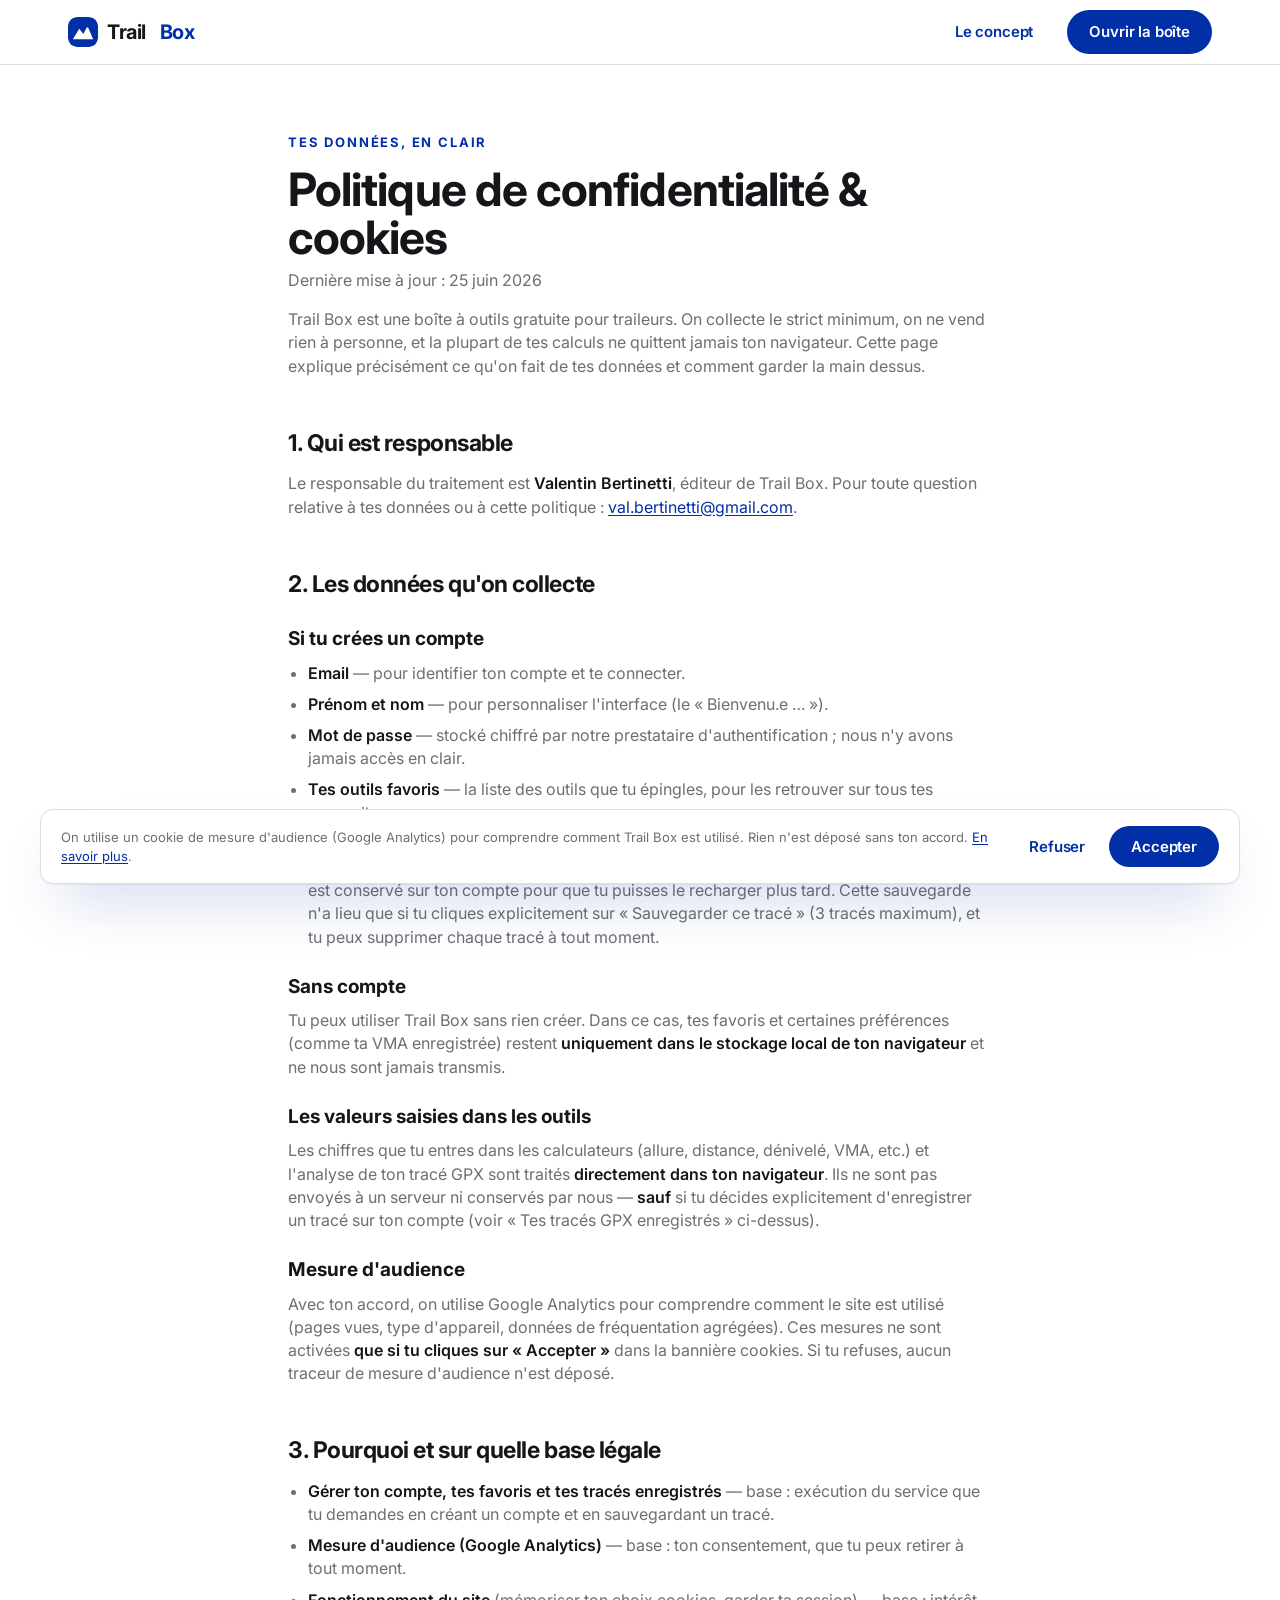
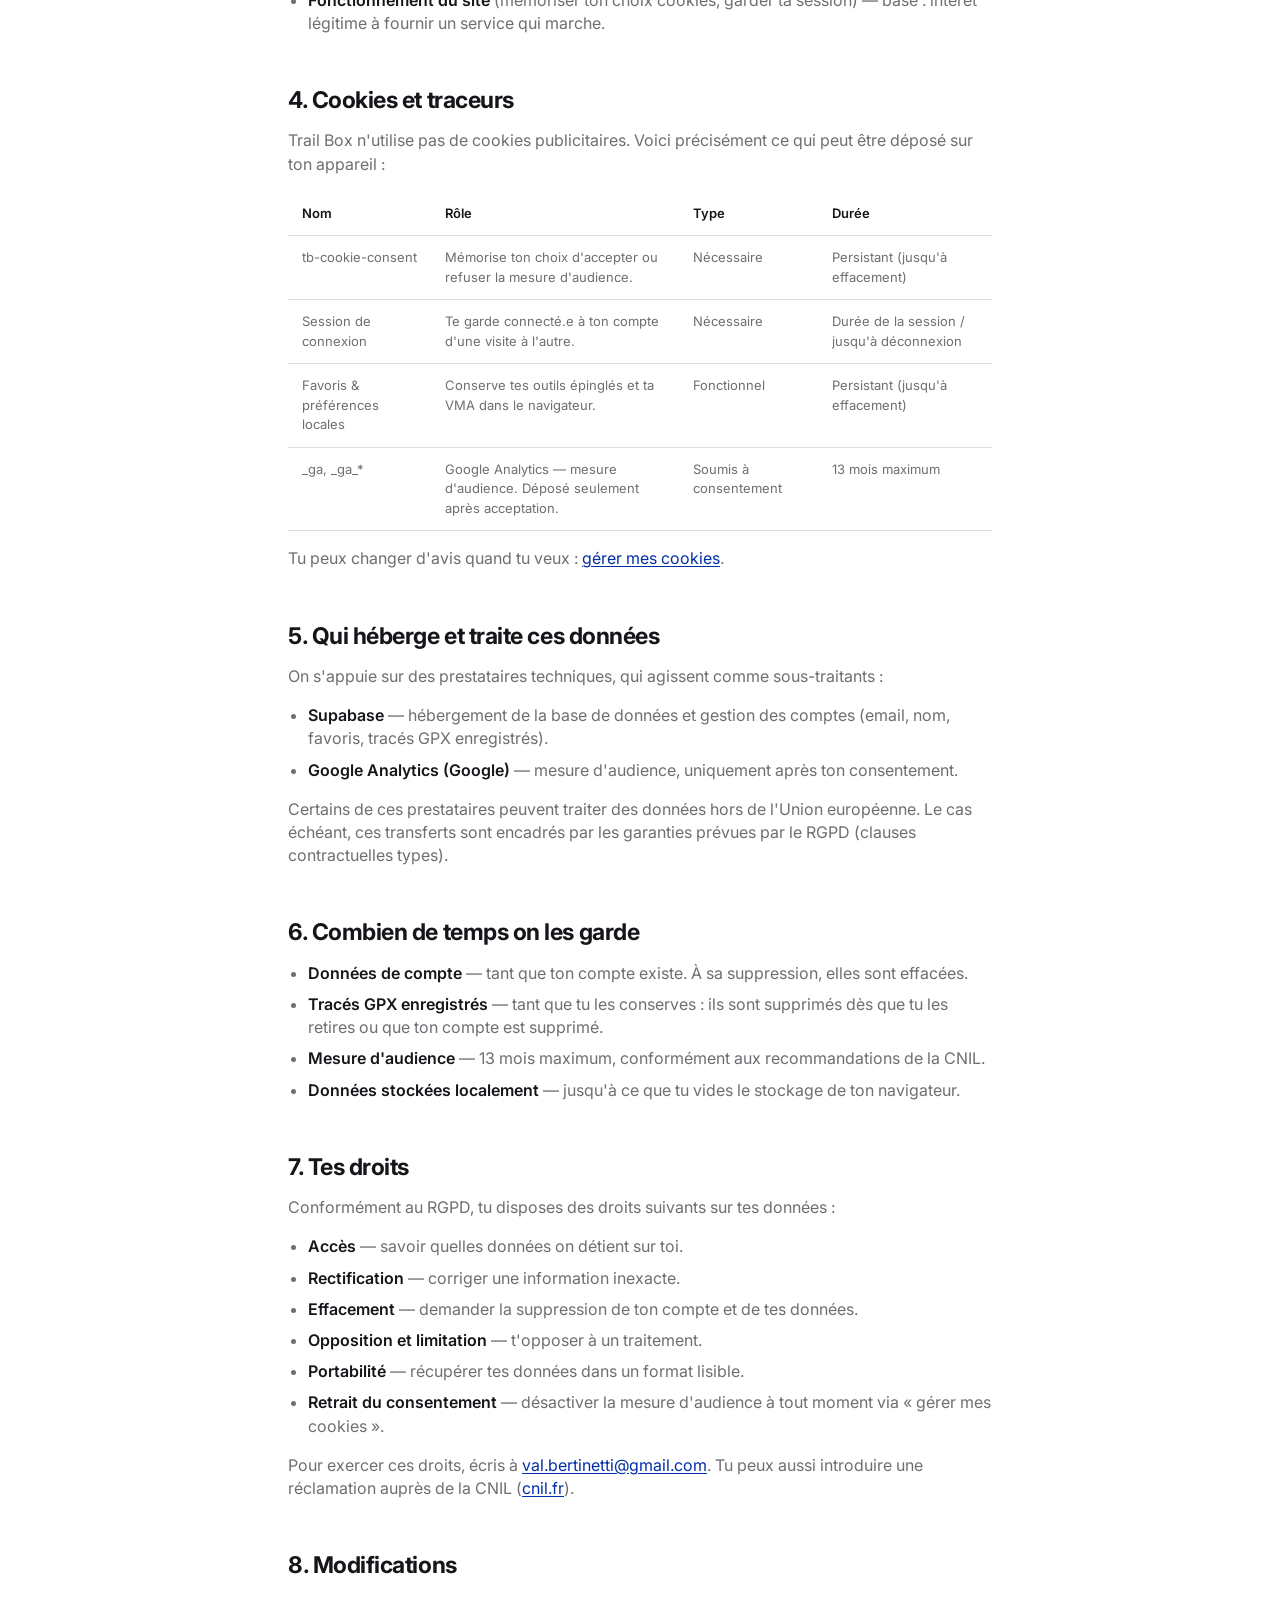
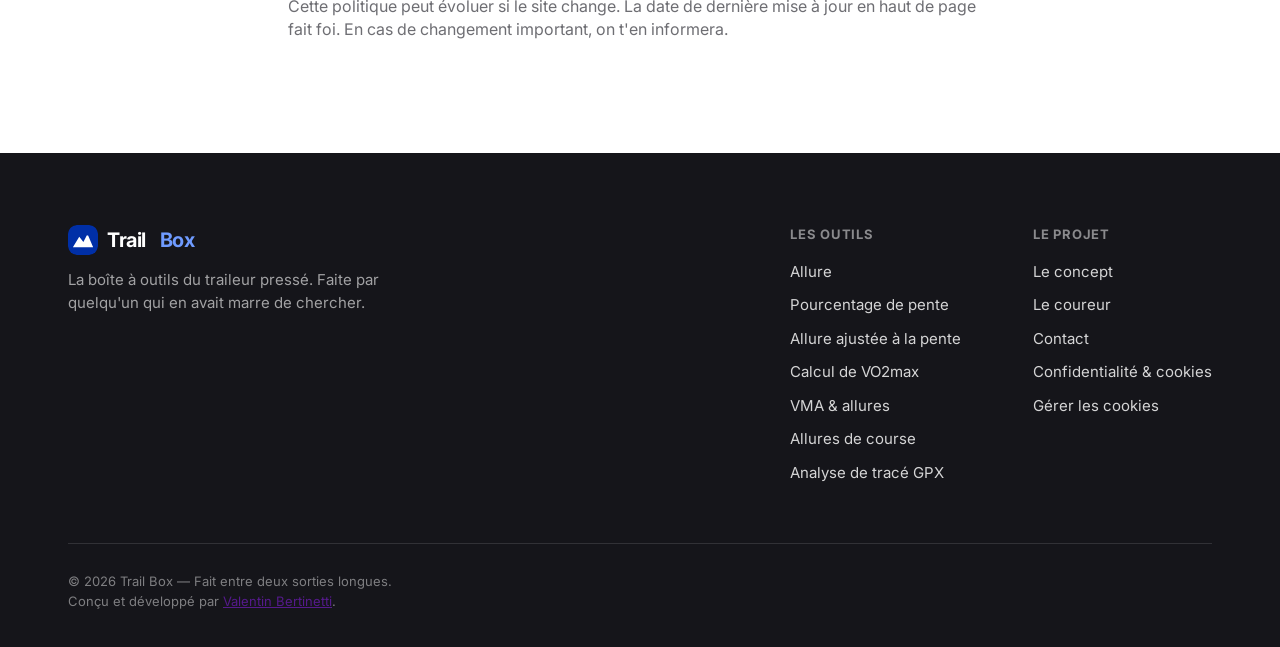
<file: confidentialite.html>
<!DOCTYPE html>
<html lang="fr">
<head>
<meta charset="UTF-8">
<meta name="viewport" content="width=device-width, initial-scale=1.0">
<title>Politique de confidentialité & cookies — Trail Box</title>
<meta name="description" content="Quelles données Trail Box collecte, pourquoi, combien de temps, et comment exercer tes droits. Politique de confidentialité et de gestion des cookies.">
<meta name="robots" content="noindex">

<link rel="preconnect" href="https://fonts.googleapis.com">
<link rel="preconnect" href="https://fonts.gstatic.com" crossorigin>
<link href="https://fonts.googleapis.com/css2?family=Inter:wght@400;500;600;700;800;900&display=swap" rel="stylesheet">

<!-- Design system (tokens) PUIS styles (composants). L'ordre compte. -->
<link rel="stylesheet" href="design_system.css">
<link rel="stylesheet" href="styles.css">
</head>
<body>

<!-- NAV -->
<header class="nav">
  <div class="wrap nav-inner">
    <a class="brand" href="index.html">
      <svg width="30" height="30" viewBox="0 0 40 40" aria-hidden="true">
        <rect width="40" height="40" rx="11" fill="#002FA7"/>
        <path d="M6.5 29.5 L15 15.5 L20.5 22.5 L26 12 L33.5 29.5 Z" fill="#fff"/>
        <circle cx="26" cy="12" r="2.1" fill="#002FA7"/>
      </svg>
      Trail&nbsp;<span class="b">Box</span>
    </a>
    <div class="nav-cta">
      <a class="btn btn--ghost" href="index.html#concept">Le concept</a>
      <a class="btn btn--primary" href="index.html#outils">Ouvrir la boîte</a>
    </div>
  </div>
</header>

<!-- CONTENU LÉGAL -->
<main class="legal">
  <div class="wrap legal-inner">
    <span class="eyebrow">Tes données, en clair</span>
    <h1>Politique de confidentialité &amp; cookies</h1>
    <p class="legal-updated">Dernière mise à jour : 25 juin 2026</p>

    <p>
      Trail Box est une boîte à outils gratuite pour traileurs. On collecte le strict
      minimum, on ne vend rien à personne, et la plupart de tes calculs ne quittent
      jamais ton navigateur. Cette page explique précisément ce qu'on fait de tes
      données et comment garder la main dessus.
    </p>

    <h2>1. Qui est responsable</h2>
    <p>
      Le responsable du traitement est <strong>Valentin Bertinetti</strong>, éditeur de
      Trail Box. Pour toute question relative à tes données ou à cette politique :
      <a href="mailto:val.bertinetti@gmail.com">val.bertinetti@gmail.com</a>.
    </p>

    <h2>2. Les données qu'on collecte</h2>

    <h3>Si tu crées un compte</h3>
    <ul>
      <li><strong>Email</strong> — pour identifier ton compte et te connecter.</li>
      <li><strong>Prénom et nom</strong> — pour personnaliser l'interface (le « Bienvenu.e&nbsp;… »).</li>
      <li><strong>Mot de passe</strong> — stocké chiffré par notre prestataire d'authentification ; nous n'y avons jamais accès en clair.</li>
      <li><strong>Tes outils favoris</strong> — la liste des outils que tu épingles, pour les retrouver sur tous tes appareils.</li>
      <li><strong>Tes tracés GPX enregistrés</strong> — si tu choisis de sauvegarder un tracé depuis l'outil d'analyse, le fichier (qui contient des données de géolocalisation : coordonnées du parcours, altitude) est conservé sur ton compte pour que tu puisses le recharger plus tard. Cette sauvegarde n'a lieu que si tu cliques explicitement sur « Sauvegarder ce tracé » (3 tracés maximum), et tu peux supprimer chaque tracé à tout moment.</li>
    </ul>

    <h3>Sans compte</h3>
    <p>
      Tu peux utiliser Trail Box sans rien créer. Dans ce cas, tes favoris et certaines
      préférences (comme ta VMA enregistrée) restent <strong>uniquement dans le stockage
      local de ton navigateur</strong> et ne nous sont jamais transmis.
    </p>

    <h3>Les valeurs saisies dans les outils</h3>
    <p>
      Les chiffres que tu entres dans les calculateurs (allure, distance, dénivelé, VMA,
      etc.) et l'analyse de ton tracé GPX sont traités <strong>directement dans ton
      navigateur</strong>. Ils ne sont pas envoyés à un serveur ni conservés par nous —
      <strong>sauf</strong> si tu décides explicitement d'enregistrer un tracé sur ton
      compte (voir « Tes tracés GPX enregistrés » ci-dessus).
    </p>

    <h3>Mesure d'audience</h3>
    <p>
      Avec ton accord, on utilise Google Analytics pour comprendre comment le site est
      utilisé (pages vues, type d'appareil, données de fréquentation agrégées). Ces
      mesures ne sont activées <strong>que si tu cliques sur « Accepter »</strong> dans la
      bannière cookies. Si tu refuses, aucun traceur de mesure d'audience n'est déposé.
    </p>

    <h2>3. Pourquoi et sur quelle base légale</h2>
    <ul>
      <li><strong>Gérer ton compte, tes favoris et tes tracés enregistrés</strong> — base : exécution du service que tu demandes en créant un compte et en sauvegardant un tracé.</li>
      <li><strong>Mesure d'audience (Google Analytics)</strong> — base : ton consentement, que tu peux retirer à tout moment.</li>
      <li><strong>Fonctionnement du site</strong> (mémoriser ton choix cookies, garder ta session) — base : intérêt légitime à fournir un service qui marche.</li>
    </ul>

    <h2>4. Cookies et traceurs</h2>
    <p>
      Trail Box n'utilise pas de cookies publicitaires. Voici précisément ce qui peut être
      déposé sur ton appareil :
    </p>

    <div class="legal-table-wrap">
      <table class="legal-table">
        <caption class="sr-only">Liste des cookies et traceurs utilisés par Trail Box</caption>
        <thead>
          <tr>
            <th scope="col">Nom</th>
            <th scope="col">Rôle</th>
            <th scope="col">Type</th>
            <th scope="col">Durée</th>
          </tr>
        </thead>
        <tbody>
          <tr>
            <td>tb-cookie-consent</td>
            <td>Mémorise ton choix d'accepter ou refuser la mesure d'audience.</td>
            <td>Nécessaire</td>
            <td>Persistant (jusqu'à effacement)</td>
          </tr>
          <tr>
            <td>Session de connexion</td>
            <td>Te garde connecté.e à ton compte d'une visite à l'autre.</td>
            <td>Nécessaire</td>
            <td>Durée de la session / jusqu'à déconnexion</td>
          </tr>
          <tr>
            <td>Favoris &amp; préférences locales</td>
            <td>Conserve tes outils épinglés et ta VMA dans le navigateur.</td>
            <td>Fonctionnel</td>
            <td>Persistant (jusqu'à effacement)</td>
          </tr>
          <tr>
            <td>_ga, _ga_*</td>
            <td>Google Analytics — mesure d'audience. Déposé seulement après acceptation.</td>
            <td>Soumis à consentement</td>
            <td>13 mois maximum</td>
          </tr>
        </tbody>
      </table>
    </div>

    <p>
      Tu peux changer d'avis quand tu veux :
      <a href="#" data-cookie-action="manage">gérer mes cookies</a>.
    </p>

    <h2>5. Qui héberge et traite ces données</h2>
    <p>
      On s'appuie sur des prestataires techniques, qui agissent comme sous-traitants :
    </p>
    <ul>
      <li><strong>Supabase</strong> — hébergement de la base de données et gestion des comptes (email, nom, favoris, tracés GPX enregistrés).</li>
      <li><strong>Google Analytics (Google)</strong> — mesure d'audience, uniquement après ton consentement.</li>
    </ul>
    <p>
      Certains de ces prestataires peuvent traiter des données hors de l'Union européenne.
      Le cas échéant, ces transferts sont encadrés par les garanties prévues par le RGPD
      (clauses contractuelles types).
    </p>

    <h2>6. Combien de temps on les garde</h2>
    <ul>
      <li><strong>Données de compte</strong> — tant que ton compte existe. À sa suppression, elles sont effacées.</li>
      <li><strong>Tracés GPX enregistrés</strong> — tant que tu les conserves : ils sont supprimés dès que tu les retires ou que ton compte est supprimé.</li>
      <li><strong>Mesure d'audience</strong> — 13 mois maximum, conformément aux recommandations de la CNIL.</li>
      <li><strong>Données stockées localement</strong> — jusqu'à ce que tu vides le stockage de ton navigateur.</li>
    </ul>

    <h2>7. Tes droits</h2>
    <p>Conformément au RGPD, tu disposes des droits suivants sur tes données :</p>
    <ul>
      <li><strong>Accès</strong> — savoir quelles données on détient sur toi.</li>
      <li><strong>Rectification</strong> — corriger une information inexacte.</li>
      <li><strong>Effacement</strong> — demander la suppression de ton compte et de tes données.</li>
      <li><strong>Opposition et limitation</strong> — t'opposer à un traitement.</li>
      <li><strong>Portabilité</strong> — récupérer tes données dans un format lisible.</li>
      <li><strong>Retrait du consentement</strong> — désactiver la mesure d'audience à tout moment via « gérer mes cookies ».</li>
    </ul>
    <p>
      Pour exercer ces droits, écris à
      <a href="mailto:val.bertinetti@gmail.com">val.bertinetti@gmail.com</a>. Tu peux aussi
      introduire une réclamation auprès de la CNIL
      (<a href="https://www.cnil.fr" target="_blank" rel="noopener">cnil.fr</a>).
    </p>

    <h2>8. Modifications</h2>
    <p>
      Cette politique peut évoluer si le site change. La date de dernière mise à jour en
      haut de page fait foi. En cas de changement important, on t'en informera.
    </p>
  </div>
</main>

<!-- FOOTER -->
<footer class="footer">
  <div class="wrap">
    <div class="footer-top">
      <div class="footer-brand">
        <a class="brand" href="index.html">
          <svg width="30" height="30" viewBox="0 0 40 40" aria-hidden="true">
            <rect width="40" height="40" rx="11" fill="#002FA7"/>
            <path d="M6.5 29.5 L15 15.5 L20.5 22.5 L26 12 L33.5 29.5 Z" fill="#fff"/>
            <circle cx="26" cy="12" r="2.1" fill="#002FA7"/>
          </svg>
          Trail&nbsp;<span class="b">Box</span>
        </a>
        <p>La boîte à outils du traileur pressé. Faite par quelqu'un qui en avait marre de chercher.</p>
      </div>
      <div class="footer-cols">
        <div class="footer-col">
          <h5>Les outils</h5>
          <a href="index.html#outils">Allure</a>
          <a href="index.html#outils">Pourcentage de pente</a>
          <a href="index.html#outils">Allure ajustée à la pente</a>
          <a href="index.html#outils">Calcul de VO2max</a>
          <a href="index.html#outils">VMA &amp; allures</a>
          <a href="index.html#outils">Allures de course</a>
          <a href="trace.html">Analyse de tracé GPX</a>
        </div>
        <div class="footer-col">
          <h5>Le projet</h5>
          <a href="index.html#concept">Le concept</a>
          <a href="index.html#concept">Le coureur</a>
          <a href="mailto:val.bertinetti@gmail.com">Contact</a>
          <a href="confidentialite.html">Confidentialité &amp; cookies</a>
          <a href="#" data-cookie-action="manage">Gérer les cookies</a>
        </div>
      </div>
    </div>
    <div class="footer-bot">© 2026 Trail Box — Fait entre deux sorties longues.<br>Conçu et développé par <a href="" target="_blank" rel="noopener">Valentin Bertinetti</a>.</div>
  </div>
</footer>

<!-- BANNIÈRE COOKIES (RGPD / CNIL) -->
<div id="cookie-banner" class="cookie-banner" role="region" aria-label="Gestion des cookies" hidden>
  <div class="cookie-banner__inner">
    <p class="cookie-banner__text">
      On utilise un cookie de mesure d'audience (Google&nbsp;Analytics) pour comprendre
      comment Trail Box est utilisé. Rien n'est déposé sans ton accord.
      <a href="confidentialite.html">En savoir plus</a>.
    </p>
    <div class="cookie-banner__actions">
      <button type="button" class="btn btn--ghost cookie-banner__btn" data-cookie-action="decline">Refuser</button>
      <button type="button" class="btn btn--primary cookie-banner__btn" data-cookie-action="accept">Accepter</button>
    </div>
  </div>
</div>

<script src="cookies.js" defer></script>
</body>
</html>
</file>
<file: design_system.css>
/* ============================================================================
   TRAIL BOX — DESIGN SYSTEM
   ----------------------------------------------------------------------------
   Architecture de tokens inspirée de Material Design 3.
   Deux couches :
     1. REFERENCE tokens (--ds-ref-*)  → valeurs primitives brutes (la palette,
        les polices, les pas de l'échelle). On n'y touche presque jamais.
     2. SYSTEM tokens   (--ds-sys-*)   → rôles sémantiques (primary, surface,
        on-surface, elevation-1…). C'est CE QUE consomme la feuille de style.
   Règle d'or : aucun composant ne lit un --ds-ref-* directement.
   ========================================================================== */

:root {

  /* ==========================================================================
     1. REFERENCE — Palette
     ====================================================================== */
  --ds-ref-klein:           #002FA7;  /* Bleu Klein — couleur de marque       */
  --ds-ref-klein-deep:      #00248A;  /* Klein assombri (états hover)         */
  --ds-ref-klein-container: #E9EEFC;  /* Voile clair de Klein (fonds doux)    */
  --ds-ref-klein-light:     #6F9BFF;  /* Klein éclairci (sur fond sombre)     */
  --ds-ref-licorice:        #15151A;  /* Noir réglisse — couleur secondaire   */
  --ds-ref-tomato:          #C2362F;  /* Rouge — états d'erreur               */
  --ds-ref-tangerine:       #E8730C;  /* Orange — courbe d'allure (contraste) */
  --ds-ref-fern:            #2F9E44;  /* Vert — zones de difficulté (facile)  */
  --ds-ref-gray-600:        #6E6E73;  /* Gris texte secondaire                */
  --ds-ref-gray-300:        #DCDCE1;  /* Gris bordure                         */
  --ds-ref-gray-100:        #F5F5F7;  /* Gris fond                            */
  --ds-ref-white:           #FFFFFF;

  /* Transparences sur fond blanc / sombre */
  --ds-ref-white-72:        rgba(255, 255, 255, .72);
  --ds-ref-white-82:        rgba(255, 255, 255, .82);
  --ds-ref-white-60:        rgba(255, 255, 255, .60);
  --ds-ref-white-50:        rgba(255, 255, 255, .50);
  --ds-ref-white-45:        rgba(255, 255, 255, .45);
  --ds-ref-white-12:        rgba(255, 255, 255, .12);
  --ds-ref-licorice-05:     rgba(21, 21, 26, .05);
  --ds-ref-licorice-06:     rgba(21, 21, 26, .06);
  --ds-ref-licorice-12:     rgba(21, 21, 26, .12);
  --ds-ref-klein-28:        rgba(0, 47, 167, .28);
  --ds-ref-black-10:        rgba(0, 0, 0, .10);
  --ds-ref-black-50:        rgba(0, 0, 0, .50);

  /* ==========================================================================
     1. REFERENCE — Typographie
     ====================================================================== */
  --ds-ref-font-sans: -apple-system, BlinkMacSystemFont, "SF Pro Display",
                      "SF Pro Text", "Inter", system-ui, sans-serif;
  --ds-ref-font-mono: ui-monospace, "SF Mono", Menlo, monospace;

  /* Graisses */
  --ds-ref-weight-regular:   400;
  --ds-ref-weight-medium:    500;
  --ds-ref-weight-semibold:  600;
  --ds-ref-weight-bold:      700;
  --ds-ref-weight-extrabold: 800;
  --ds-ref-weight-black:     900;


  /* ==========================================================================
     2. SYSTEM — Couleur (rôles sémantiques)
     ====================================================================== */
  /* Marque / action */
  --ds-sys-color-primary:            var(--ds-ref-klein);
  --ds-sys-color-primary-hover:      var(--ds-ref-klein-deep);
  --ds-sys-color-primary-container:  var(--ds-ref-klein-container);
  --ds-sys-color-on-primary:         var(--ds-ref-white);

  /* États (feedback) */
  --ds-sys-color-error:              var(--ds-ref-tomato);
  --ds-sys-color-on-error:           var(--ds-ref-white);
  --ds-sys-color-pace-line:          var(--ds-ref-tangerine);

  /* Zones de difficulté du profil GPX (selon la pente) */
  --ds-sys-color-grade-easy:         var(--ds-ref-fern);       /* < 8 %   */
  --ds-sys-color-grade-moderate:     var(--ds-ref-tangerine);  /* 8–15 %  */
  --ds-sys-color-grade-hard:         var(--ds-ref-tomato);     /* > 15 %  */

  /* Surfaces claires */
  --ds-sys-color-surface:            var(--ds-ref-white);
  --ds-sys-color-surface-variant:    var(--ds-ref-gray-100);
  --ds-sys-color-surface-translucent: var(--ds-ref-white-72); /* nav vitrée    */
  --ds-sys-color-on-surface:         var(--ds-ref-licorice);
  --ds-sys-color-on-surface-variant: var(--ds-ref-gray-600);
  --ds-sys-color-outline:            var(--ds-ref-gray-300);

  /* Surface inversée (footer sombre) */
  --ds-sys-color-inverse-surface:            var(--ds-ref-licorice);
  --ds-sys-color-primary-inverse:            var(--ds-ref-klein-light);
  --ds-sys-color-on-inverse-surface:         var(--ds-ref-white);
  --ds-sys-color-on-inverse-surface-link:    var(--ds-ref-white-82);
  --ds-sys-color-on-inverse-surface-variant: var(--ds-ref-white-60);
  --ds-sys-color-on-inverse-surface-dim:     var(--ds-ref-white-50);
  --ds-sys-color-on-inverse-surface-muted:   var(--ds-ref-white-45);
  --ds-sys-color-inverse-outline:            var(--ds-ref-white-12);
  --ds-sys-color-inverse-surface-container:  var(--ds-ref-white-12); /* pastille sur surface sombre */
  --ds-sys-color-on-inverse-surface-secondary: var(--ds-ref-white-82); /* texte secondaire sur surface sombre */

  /* Placeholders / chargement */
  --ds-sys-color-surface-shimmer:    var(--ds-ref-licorice-05); /* reflet skeleton / aire fantôme */
  --ds-sys-color-overlay:            var(--ds-ref-black-50);    /* fond de modal                  */


  /* ==========================================================================
     2. SYSTEM — Graisses typographiques (rôles)
     Seule couche que les composants ont le droit de lire pour le font-weight.
     ====================================================================== */
  --ds-sys-type-weight-regular:   var(--ds-ref-weight-regular);
  --ds-sys-type-weight-medium:    var(--ds-ref-weight-medium);
  --ds-sys-type-weight-semibold:  var(--ds-ref-weight-semibold);
  --ds-sys-type-weight-bold:      var(--ds-ref-weight-bold);
  --ds-sys-type-weight-extrabold: var(--ds-ref-weight-extrabold);
  --ds-sys-type-weight-black:     var(--ds-ref-weight-black);


  /* ==========================================================================
     2. SYSTEM — Échelle typographique (type scale)
     Inspirée des rôles Material : display / headline / title / body / label.
     ====================================================================== */
  --ds-sys-font-family-brand: var(--ds-ref-font-sans);
  --ds-sys-font-family-plain: var(--ds-ref-font-sans);
  --ds-sys-font-family-code:  var(--ds-ref-font-mono);

  /* Tailles (fluides quand le rôle l'exige) */
  --ds-sys-type-size-display-lg:  clamp(40px, 6.4vw, 78px); /* H1 héros        */
  --ds-sys-type-size-headline-lg: clamp(30px, 4vw,   46px); /* H2 sections     */
  --ds-sys-type-size-headline-md: clamp(28px, 3.4vw, 40px); /* H2 concept      */
  --ds-sys-type-size-result:      34px;                     /* valeur résultat */
  --ds-sys-type-size-title-lg:    23px;                     /* titre carte     */
  --ds-sys-type-size-lead:        clamp(18px, 2.1vw, 22px); /* chapô héros     */
  --ds-sys-type-size-title-md:    20px;                     /* sous-titres     */
  --ds-sys-type-size-body-lg:     19px;
  --ds-sys-type-size-button-lg:   17px;
  --ds-sys-type-size-body-md:     16px;
  --ds-sys-type-size-label-lg:    15px;
  --ds-sys-type-size-card-joke:   14.5px;
  --ds-sys-type-size-result-sub:  14px;
  --ds-sys-type-size-label-md:    13.5px;
  --ds-sys-type-size-body-sm:     13px;
  --ds-sys-type-size-label-sm:    12px;
  --ds-sys-type-size-label-xs:    11px;

  /* Hauteurs de ligne */
  --ds-sys-type-line-tight:   1;
  --ds-sys-type-line-display: 1.02;
  --ds-sys-type-line-snug:    1.05;
  --ds-sys-type-line-lead:    1.45;
  --ds-sys-type-line-normal:  1.5;

  /* Interlettrage (tracking) */
  --ds-sys-type-tracking-tightest: -.035em;
  --ds-sys-type-tracking-tighter:  -.03em;
  --ds-sys-type-tracking-tight:    -.02em;
  --ds-sys-type-tracking-snug:     -.01em;
  --ds-sys-type-tracking-wide:      .02em;
  --ds-sys-type-tracking-wider:     .04em;
  --ds-sys-type-tracking-widest:    .06em;
  --ds-sys-type-tracking-caps-sm:   .08em;
  --ds-sys-type-tracking-caps-lg:   .14em;


  /* ==========================================================================
     2. SYSTEM — Espacement (nom = valeur en px)
     Le rythme principal suit une grille 4 pt (4, 8, 12, 16, 24, 32…).
     Les pas intermédiaires (1, 2, 3, 5, 6, 7, 9, 10, 11, 13, 14, 15, 18,
     22, 26, 30, 34) couvrent les ajustements optiques internes aux
     composants (padding de champ, gap de pilule, etc.).
     ====================================================================== */
  /* — Sous-grille : ajustements fins de composant — */
  --ds-sys-spacing-1:   1px;
  --ds-sys-spacing-2:   2px;
  --ds-sys-spacing-3:   3px;
  --ds-sys-spacing-5:   5px;
  --ds-sys-spacing-6:   6px;
  --ds-sys-spacing-7:   7px;
  --ds-sys-spacing-9:   9px;
  --ds-sys-spacing-10:  10px;
  --ds-sys-spacing-11:  11px;
  --ds-sys-spacing-13:  13px;
  --ds-sys-spacing-14:  14px;
  --ds-sys-spacing-15:  15px;
  --ds-sys-spacing-18:  18px;
  --ds-sys-spacing-22:  22px;
  --ds-sys-spacing-26:  26px;
  --ds-sys-spacing-30:  30px;
  --ds-sys-spacing-34:  34px;

  /* — Rythme principal (grille 4 pt) — */
  --ds-sys-spacing-0:   0;
  --ds-sys-spacing-4:   4px;
  --ds-sys-spacing-8:   8px;
  --ds-sys-spacing-12:  12px;
  --ds-sys-spacing-16:  16px;
  --ds-sys-spacing-20:  20px;
  --ds-sys-spacing-24:  24px;
  --ds-sys-spacing-28:  28px;
  --ds-sys-spacing-32:  32px;
  --ds-sys-spacing-36:  36px;
  --ds-sys-spacing-40:  40px;
  --ds-sys-spacing-48:  48px;
  --ds-sys-spacing-52:  52px;
  --ds-sys-spacing-64:  64px;
  --ds-sys-spacing-72:  72px;
  --ds-sys-spacing-84:  84px;
  --ds-sys-spacing-96:  96px;
  --ds-sys-spacing-104: 104px;
  --ds-sys-spacing-108: 108px;
  --ds-sys-spacing-116: 116px;


  /* ==========================================================================
     2. SYSTEM — Forme (corner radius)
     ====================================================================== */
  --ds-sys-shape-corner-xxs:   5px;    /* code inline                         */
  --ds-sys-shape-corner-xs:    4px;    /* petites barres                      */
  --ds-sys-shape-corner-sm:    8px;    /* bouton de segment                   */
  --ds-sys-shape-corner-brand: 9px;    /* logo dans la nav                    */
  --ds-sys-shape-corner-md:    11px;   /* conteneur de segment, icône app     */
  --ds-sys-shape-corner-lg:    13px;   /* champs, encart résultat             */
  --ds-sys-shape-corner-xl:    22px;   /* cartes                              */
  --ds-sys-shape-corner-full:  980px;  /* pilules / boutons arrondis          */


  /* ==========================================================================
     2. SYSTEM — Élévation (ombres)
     ====================================================================== */
  --ds-sys-elevation-1: 0 1px 2px var(--ds-ref-licorice-05),
                        0 18px 40px -18px var(--ds-ref-licorice-12);
  --ds-sys-elevation-2: 0 1px 2px var(--ds-ref-licorice-06),
                        0 30px 60px -22px var(--ds-ref-klein-28);
  --ds-sys-elevation-segment: 0 1px 3px var(--ds-ref-black-10);


  /* ==========================================================================
     2. SYSTEM — Mouvement
     ====================================================================== */
  --ds-sys-motion-duration-fast:    .15s;
  --ds-sys-motion-duration-medium:  .2s;
  --ds-sys-motion-duration-slow:    .25s;
  --ds-sys-motion-easing-standard:   ease;
  --ds-sys-motion-easing-emphasized: cubic-bezier(.2, .7, .2, 1);


  /* ==========================================================================
     2. SYSTEM — Disposition (layout)
     ====================================================================== */
  --ds-sys-size-container-max: 1200px;
  --ds-sys-z-sticky: 50;

  /* Points de rupture — pour référence (les @media les répètent en dur,
     CSS n'autorisant pas les variables dans les requêtes média) :
       --ds-sys-breakpoint-md: 920px;
       --ds-sys-breakpoint-sm: 560px;                                          */
}
</file>
<file: styles.css>
/* ============================================================================
   TRAIL BOX — STYLES
   Mise en page et composants. Consomme uniquement les tokens --ds-sys-*
   définis dans design_system.css (jamais une valeur de marque ni un
   espacement en dur).
   ========================================================================== */

/* ---- Reset & base ------------------------------------------------------- */
* { box-sizing: border-box; margin: 0; padding: 0; }

html { scroll-behavior: smooth; }

body {
  font-family: var(--ds-sys-font-family-plain);
  color: var(--ds-sys-color-on-surface);
  background: var(--ds-sys-color-surface);
  -webkit-font-smoothing: antialiased;
  line-height: var(--ds-sys-type-line-normal);
}

.wrap {
  max-width: var(--ds-sys-size-container-max);
  margin: 0 auto;
  padding: 0 var(--ds-sys-spacing-28);
}

/* ---- NAV ---------------------------------------------------------------- */
.nav {
  position: sticky;
  top: 0;
  z-index: var(--ds-sys-z-sticky);
  background: var(--ds-sys-color-surface-translucent);
  backdrop-filter: saturate(180%) blur(20px);
  -webkit-backdrop-filter: saturate(180%) blur(20px);
  border-bottom: 1px solid var(--ds-sys-color-outline);
}
.nav-inner {
  display: flex;
  align-items: center;
  justify-content: space-between;
  height: 64px;
}
.brand {
  display: flex;
  align-items: center;
  gap: var(--ds-sys-spacing-9);
  font-weight: var(--ds-sys-type-weight-bold);
  font-size: var(--ds-sys-type-size-title-md);
  letter-spacing: var(--ds-sys-type-tracking-tight);
  text-decoration: none;
  color: var(--ds-sys-color-on-surface);
}
.brand .b { color: var(--ds-sys-color-primary); }
.brand svg { display: block; border-radius: var(--ds-sys-shape-corner-brand); }

.nav-links { display: flex; align-items: center; gap: var(--ds-sys-spacing-34); }
.nav-links a {
  color: var(--ds-sys-color-on-surface);
  text-decoration: none;
  font-size: var(--ds-sys-type-size-label-lg);
  font-weight: var(--ds-sys-type-weight-medium);
  opacity: .85;
  transition: opacity var(--ds-sys-motion-duration-medium);
}
.nav-links a:hover { opacity: 1; }
.nav-cta { display: flex; align-items: center; gap: var(--ds-sys-spacing-18); }

/* ---- Boutons ------------------------------------------------------------ */
.btn {
  display: inline-flex;
  align-items: center;
  justify-content: center;
  border: none;
  cursor: pointer;
  font-family: inherit;
  font-weight: var(--ds-sys-type-weight-semibold);
  font-size: var(--ds-sys-type-size-label-lg);
  letter-spacing: var(--ds-sys-type-tracking-snug);
  padding: var(--ds-sys-spacing-11) var(--ds-sys-spacing-22);
  border-radius: var(--ds-sys-shape-corner-full);
  text-decoration: none;
  transition: transform var(--ds-sys-motion-duration-fast) var(--ds-sys-motion-easing-standard),
              background var(--ds-sys-motion-duration-medium) var(--ds-sys-motion-easing-standard),
              box-shadow var(--ds-sys-motion-duration-medium) var(--ds-sys-motion-easing-standard);
}
.btn--primary { background: var(--ds-sys-color-primary); color: var(--ds-sys-color-on-primary); }
.btn--primary:hover { background: var(--ds-sys-color-primary-hover); transform: translateY(-1px); }
.btn--ghost { background: transparent; color: var(--ds-sys-color-primary); padding: var(--ds-sys-spacing-11) var(--ds-sys-spacing-16); }
.btn--ghost:hover { background: var(--ds-sys-color-primary-container); }
.btn--lg { padding: var(--ds-sys-spacing-15) var(--ds-sys-spacing-30); font-size: var(--ds-sys-type-size-button-lg); }

/* ---- HERO --------------------------------------------------------------- */
.hero { position: relative; overflow: hidden; padding: var(--ds-sys-spacing-96) 0 0; }
.eyebrow {
  display: inline-block;
  font-size: var(--ds-sys-type-size-body-sm);
  font-weight: var(--ds-sys-type-weight-bold);
  letter-spacing: var(--ds-sys-type-tracking-caps-lg);
  text-transform: uppercase;
  color: var(--ds-sys-color-primary);
  margin-bottom: var(--ds-sys-spacing-22);
}
.hero h1 {
  font-size: var(--ds-sys-type-size-display-lg);
  font-weight: var(--ds-sys-type-weight-extrabold);
  letter-spacing: var(--ds-sys-type-tracking-tightest);
  line-height: var(--ds-sys-type-line-display);
  max-width: 14ch;
  margin-bottom: var(--ds-sys-spacing-26);
}
.hero-sub {
  font-size: var(--ds-sys-type-size-lead);
  color: var(--ds-sys-color-on-surface-variant);
  max-width: 54ch;
  line-height: var(--ds-sys-type-line-lead);
  margin-bottom: var(--ds-sys-spacing-36);
  font-weight: var(--ds-sys-type-weight-regular);
}
.hero-actions { display: flex; flex-wrap: wrap; gap: var(--ds-sys-spacing-14); align-items: center; }
.hero-note {
  font-size: var(--ds-sys-type-size-body-sm);
  color: var(--ds-sys-color-on-surface-variant);
  margin-left: var(--ds-sys-spacing-4);
}

/* ---- Profil d'élévation (signature visuelle) ---------------------------- */
.profile { margin-top: var(--ds-sys-spacing-64); position: relative; }
.profile svg { display: block; width: 100%; height: auto; }
.profile .cap {
  position: absolute;
  font-size: var(--ds-sys-type-size-label-sm);
  font-weight: var(--ds-sys-type-weight-semibold);
  color: var(--ds-sys-color-on-surface-variant);
}
.profile .cap--start { left: 0; bottom: var(--ds-sys-spacing-6); }
.profile .cap--end { right: 0; bottom: var(--ds-sys-spacing-6); }
.profile .cap--peak {
  color: var(--ds-sys-color-primary);
  top: calc(-1 * var(--ds-sys-spacing-6));
  left: 66.6%; /* position du sommet sur le tracé décoratif du héros */
  transform: translate(-50%, 0);
}

.ep-line {
  fill: none;
  stroke: var(--ds-sys-color-primary);
  stroke-width: 3;
  stroke-linejoin: round;
  stroke-linecap: round;
  stroke-dasharray: 2600;
  stroke-dashoffset: 2600;
  animation: draw 2.2s var(--ds-sys-motion-easing-standard) .25s forwards;
}
@keyframes draw { to { stroke-dashoffset: 0; } }

/* ---- OUTILS ------------------------------------------------------------- */
.tools {
  background: var(--ds-sys-color-surface-variant);
  padding: var(--ds-sys-spacing-108) 0 var(--ds-sys-spacing-116);
  margin-top: var(--ds-sys-spacing-84);
}
.section-head { max-width: 60ch; margin-bottom: var(--ds-sys-spacing-52); }
.section-head .eyebrow { margin-bottom: var(--ds-sys-spacing-16); }
.section-head h2 {
  font-size: var(--ds-sys-type-size-headline-lg);
  font-weight: var(--ds-sys-type-weight-extrabold);
  letter-spacing: var(--ds-sys-type-tracking-tighter);
  line-height: var(--ds-sys-type-line-snug);
  margin-bottom: var(--ds-sys-spacing-16);
}
.section-head p {
  font-size: var(--ds-sys-type-size-body-lg);
  color: var(--ds-sys-color-on-surface-variant);
  line-height: var(--ds-sys-type-line-lead);
}

/* Masonry CSS-columns : cartes empilées en colonnes sans trous. */
.cards {
  column-count: 3;
  column-gap: var(--ds-sys-spacing-24);
}
.card {
  background: var(--ds-sys-color-surface);
  border-radius: var(--ds-sys-shape-corner-xl);
  padding: var(--ds-sys-spacing-30) var(--ds-sys-spacing-28) var(--ds-sys-spacing-28);
  box-shadow: var(--ds-sys-elevation-1);
  transition: transform var(--ds-sys-motion-duration-slow) var(--ds-sys-motion-easing-standard),
              box-shadow var(--ds-sys-motion-duration-slow) var(--ds-sys-motion-easing-standard);
  display: flex;
  flex-direction: column;
  gap: var(--ds-sys-spacing-18);
  /* Pas de coupure au milieu d'une carte entre 2 colonnes */
  break-inside: avoid;
  -webkit-column-break-inside: avoid;
  page-break-inside: avoid;
  /* L'équivalent vertical du gap (column-gap ne joue qu'horizontalement) */
  margin-bottom: var(--ds-sys-spacing-24);
  /* Indispensable avec column-count pour que box-shadow ne soit pas tronquée */
  width: 100%;
}
.card:hover { transform: translateY(-4px); box-shadow: var(--ds-sys-elevation-2); }
/* Une carte masquée (outil réservé non connecté) ne doit pas occuper la grille */
.card[hidden] { display: none; }

/* Carte d'incitation à la création de compte (fond bleu Klein) */
.card--cta {
  background: var(--ds-sys-color-primary);
  color: var(--ds-sys-color-on-primary);
  justify-content: space-between;
  gap: var(--ds-sys-spacing-24);
}
.card--cta .card-num { color: var(--ds-sys-color-on-primary); opacity: .7; }
.card--cta h3 { color: var(--ds-sys-color-on-primary); }
.card--cta .cta-text {
  font-size: var(--ds-sys-type-size-card-joke);
  line-height: var(--ds-sys-type-line-lead);
  color: var(--ds-sys-color-on-primary);
  opacity: .9;
}
.card--cta .cta-btn {
  align-self: flex-start;
  background: var(--ds-sys-color-on-primary);
  color: var(--ds-sys-color-primary);
  font-weight: var(--ds-sys-type-weight-bold);
}
.card--cta .cta-btn:hover { transform: translateY(-1px); box-shadow: var(--ds-sys-elevation-2); }
.card-head { display: flex; flex-direction: column; gap: var(--ds-sys-spacing-8); }
/* Badge premium discret — outils réservés aux membres connectés */
.card-premium {
  align-self: flex-start;
  display: inline-flex;
  align-items: center;
  gap: var(--ds-sys-spacing-5);
  padding: var(--ds-sys-spacing-3) var(--ds-sys-spacing-8);
  border-radius: var(--ds-sys-shape-corner-full);
  background: var(--ds-sys-color-primary-container);
  color: var(--ds-sys-color-primary);
  font-size: var(--ds-sys-type-size-label-xs);
  font-weight: var(--ds-sys-type-weight-bold);
  letter-spacing: var(--ds-sys-type-tracking-caps-sm);
  text-transform: uppercase;
  line-height: var(--ds-sys-type-line-tight);
}
.card-premium svg { width: 11px; height: 11px; flex-shrink: 0; }
.card-num {
  font-size: var(--ds-sys-type-size-body-sm);
  font-weight: var(--ds-sys-type-weight-bold);
  color: var(--ds-sys-color-primary);
  letter-spacing: var(--ds-sys-type-tracking-widest);
}
.card h3 {
  font-size: var(--ds-sys-type-size-title-lg);
  font-weight: var(--ds-sys-type-weight-bold);
  letter-spacing: var(--ds-sys-type-tracking-tight);
}
.card-joke {
  font-size: var(--ds-sys-type-size-card-joke);
  color: var(--ds-sys-color-on-surface-variant);
  line-height: var(--ds-sys-type-line-lead);
}

.fields { display: flex; flex-direction: column; gap: var(--ds-sys-spacing-13); }
.field label {
  display: block;
  font-size: var(--ds-sys-type-size-label-sm);
  font-weight: var(--ds-sys-type-weight-semibold);
  letter-spacing: var(--ds-sys-type-tracking-wider);
  text-transform: uppercase;
  color: var(--ds-sys-color-on-surface-variant);
  margin-bottom: var(--ds-sys-spacing-6);
}
.input, .time-group {
  width: 100%;
  background: var(--ds-sys-color-surface-variant);
  border: 1.5px solid transparent;
  border-radius: var(--ds-sys-shape-corner-lg);
  transition: border-color var(--ds-sys-motion-duration-fast) var(--ds-sys-motion-easing-standard),
              background var(--ds-sys-motion-duration-fast) var(--ds-sys-motion-easing-standard);
}
.input {
  padding: var(--ds-sys-spacing-12) var(--ds-sys-spacing-14);
  font-size: var(--ds-sys-type-size-body-md);
  font-family: inherit;
  color: var(--ds-sys-color-on-surface);
}
.input:focus { outline: none; border-color: var(--ds-sys-color-primary); background: var(--ds-sys-color-surface); }
.time-group { display: flex; align-items: center; padding: var(--ds-sys-spacing-4) var(--ds-sys-spacing-6); gap: var(--ds-sys-spacing-2); }
.time-group:focus-within { border-color: var(--ds-sys-color-primary); background: var(--ds-sys-color-surface); }
.time-group input {
  flex: 1;
  min-width: 0;
  border: none;
  background: transparent;
  text-align: center;
  font-size: var(--ds-sys-type-size-body-md);
  font-family: inherit;
  color: var(--ds-sys-color-on-surface);
  padding: var(--ds-sys-spacing-8) var(--ds-sys-spacing-4);
}
.time-group input:focus { outline: none; }
.time-group span {
  color: var(--ds-sys-color-on-surface-variant);
  font-size: var(--ds-sys-type-size-result-sub);
  font-weight: var(--ds-sys-type-weight-semibold);
  user-select: none;
}
/* masque les flèches des champs numériques */
.input::-webkit-outer-spin-button, .input::-webkit-inner-spin-button,
.time-group input::-webkit-outer-spin-button, .time-group input::-webkit-inner-spin-button {
  -webkit-appearance: none; margin: 0;
}
.input[type=number], .time-group input[type=number] { -moz-appearance: textfield; }

/* Select (dropdown) — reprend l'allure d'un .input avec un chevron custom */
select.input {
  -webkit-appearance: none; -moz-appearance: none; appearance: none;
  cursor: pointer;
  padding-right: var(--ds-sys-spacing-32);
  background-image: url("data:image/svg+xml,%3Csvg xmlns='http://www.w3.org/2000/svg' width='16' height='16' viewBox='0 0 24 24' fill='none' stroke='%23002FA7' stroke-width='2.4' stroke-linecap='round' stroke-linejoin='round'%3E%3Cpolyline points='6 9 12 15 18 9'/%3E%3C/svg%3E");
  background-repeat: no-repeat;
  background-position: right var(--ds-sys-spacing-14) center;
}

.seg {
  display: flex;
  background: var(--ds-sys-color-surface-variant);
  border-radius: var(--ds-sys-shape-corner-md);
  padding: var(--ds-sys-spacing-3);
  gap: var(--ds-sys-spacing-3);
}
.seg button {
  flex: 1;
  border: none;
  background: transparent;
  cursor: pointer;
  font-family: inherit;
  font-size: var(--ds-sys-type-size-label-md);
  font-weight: var(--ds-sys-type-weight-semibold);
  color: var(--ds-sys-color-on-surface-variant);
  padding: var(--ds-sys-spacing-7) 0;
  border-radius: var(--ds-sys-shape-corner-sm);
  transition: background var(--ds-sys-motion-duration-medium) var(--ds-sys-motion-easing-standard),
              color var(--ds-sys-motion-duration-medium) var(--ds-sys-motion-easing-standard);
}
.seg button.is-active {
  background: var(--ds-sys-color-surface);
  color: var(--ds-sys-color-on-surface);
  box-shadow: var(--ds-sys-elevation-segment);
}

.result {
  background: var(--ds-sys-color-primary-container);
  border-radius: var(--ds-sys-shape-corner-lg);
  padding: var(--ds-sys-spacing-16) var(--ds-sys-spacing-18);
  display: flex;
  flex-direction: column;
  align-items: flex-start;
  gap: var(--ds-sys-spacing-6);
}
.result-label {
  font-size: var(--ds-sys-type-size-body-sm);
  font-weight: var(--ds-sys-type-weight-semibold);
  color: var(--ds-sys-color-primary);
  letter-spacing: var(--ds-sys-type-tracking-wide);
}
.result-value {
  font-size: var(--ds-sys-type-size-result);
  font-weight: var(--ds-sys-type-weight-extrabold);
  letter-spacing: var(--ds-sys-type-tracking-tighter);
  color: var(--ds-sys-color-primary);
  line-height: var(--ds-sys-type-line-tight);
  white-space: nowrap;
}
.result-sub {
  font-size: var(--ds-sys-type-size-result-sub);
  font-weight: var(--ds-sys-type-weight-semibold);
  color: var(--ds-sys-color-primary);
  opacity: .7;
}
/* Lignes complémentaires dans un bloc résultat (reco, record…) */
.result-extra {
  font-size: var(--ds-sys-type-size-label-sm);
  font-weight: var(--ds-sys-type-weight-semibold);
  color: var(--ds-sys-color-primary);
  opacity: .82;
  display: flex;
  align-items: baseline;
  gap: var(--ds-sys-spacing-6);
}
.result-extra--stack {
  flex-direction: column;
  align-items: flex-start;
  gap: var(--ds-sys-spacing-2);
}
.result-extra-records {
  font-variant-numeric: tabular-nums;
  display: flex;
  flex-direction: column;
  gap: var(--ds-sys-spacing-1);
}
.result-extra .result-extra-label {
  font-size: var(--ds-sys-type-size-label-xs);
  font-weight: var(--ds-sys-type-weight-bold);
  letter-spacing: var(--ds-sys-type-tracking-wide);
  text-transform: uppercase;
  opacity: .7;
}

.note {
  border-top: 1px solid var(--ds-sys-color-outline);
  padding-top: var(--ds-sys-spacing-16);
  display: flex;
  flex-direction: column;
  gap: var(--ds-sys-spacing-5);
}
.note-tag {
  font-size: var(--ds-sys-type-size-label-xs);
  font-weight: var(--ds-sys-type-weight-bold);
  letter-spacing: var(--ds-sys-type-tracking-caps-sm);
  text-transform: uppercase;
  color: var(--ds-sys-color-on-surface);
  opacity: .55;
}
.note-toggle {
  display: flex;
  align-items: center;
  gap: var(--ds-sys-spacing-5);
  background: none;
  border: none;
  padding: 0;
  margin: 0;
  cursor: pointer;
  color: inherit;
  text-align: left;
  width: 100%;
}
.note-toggle .note-tag { opacity: .55; transition: opacity .2s ease; }
.note-toggle:hover .note-tag { opacity: .85; }
.note-chevron {
  margin-left: auto;
  flex: none;
  width: 16px;
  height: 16px;
  opacity: .55;
  transition: transform .35s ease, opacity .2s ease;
}
.note-toggle:hover .note-chevron { opacity: .85; }
.note.is-open .note-chevron { transform: rotate(180deg); }
.note-collapse {
  display: grid;
  grid-template-rows: 0fr;
  transition: grid-template-rows .35s ease;
}
.note.is-open .note-collapse { grid-template-rows: 1fr; }
.note-collapse > div { overflow: hidden; min-height: 0; }
.note p { font-size: var(--ds-sys-type-size-body-sm); line-height: var(--ds-sys-type-line-normal); color: var(--ds-sys-color-on-surface-variant); margin: 0; }
.note code, .vma-hint code {
  font-family: var(--ds-sys-font-family-code);
  font-size: var(--ds-sys-type-size-label-sm);
  background: var(--ds-sys-color-surface-variant);
  padding: var(--ds-sys-spacing-1) var(--ds-sys-spacing-5);
  border-radius: var(--ds-sys-shape-corner-xxs);
  color: var(--ds-sys-color-on-surface);
}

/* Petit texte d'aide sous un champ */
.field-hint {
  display: block;
  font-size: var(--ds-sys-type-size-label-sm);
  color: var(--ds-sys-color-on-surface-variant);
  line-height: var(--ds-sys-type-line-normal);
  margin-top: var(--ds-sys-spacing-6);
}
.field-hint code {
  font-family: var(--ds-sys-font-family-code);
  font-size: var(--ds-sys-type-size-label-xs);
  background: var(--ds-sys-color-surface-variant);
  padding: var(--ds-sys-spacing-1) var(--ds-sys-spacing-5);
  border-radius: var(--ds-sys-shape-corner-xxs);
  color: var(--ds-sys-color-on-surface);
}

.vma-body {
  display: flex;
  flex-direction: column;
  gap: var(--ds-sys-spacing-20);
}
.vma-col { display: flex; flex-direction: column; gap: var(--ds-sys-spacing-16); }
/* Séparateur entre le test (haut) et les allures (bas) — empilement vertical */
.vma-col + .vma-col {
  border-top: 1px solid var(--ds-sys-color-outline);
  padding-top: var(--ds-sys-spacing-20);
}

.vma-hint {
  font-size: var(--ds-sys-type-size-body-sm);
  color: var(--ds-sys-color-on-surface-variant);
  line-height: var(--ds-sys-type-line-normal);
}

/* Bouton « sauvegarder pour la prochaine fois » dans l'encart Ta VMA */
.vma-save-btn {
  display: inline-flex;
  align-items: center;
  gap: var(--ds-sys-spacing-6);
  align-self: flex-start;
  margin-top: var(--ds-sys-spacing-8);
  padding: var(--ds-sys-spacing-6) var(--ds-sys-spacing-11);
  border: none;
  cursor: pointer;
  font-family: inherit;
  font-size: var(--ds-sys-type-size-label-sm);
  font-weight: var(--ds-sys-type-weight-semibold);
  letter-spacing: var(--ds-sys-type-tracking-snug);
  color: var(--ds-sys-color-primary);
  background: var(--ds-sys-color-surface);
  border-radius: var(--ds-sys-shape-corner-full);
  transition: transform var(--ds-sys-motion-duration-fast) var(--ds-sys-motion-easing-standard),
              background var(--ds-sys-motion-duration-medium) var(--ds-sys-motion-easing-standard);
}
.vma-save-btn:hover { background: var(--ds-sys-color-surface-variant); transform: translateY(-1px); }
.vma-save-btn svg { flex-shrink: 0; width: 14px; height: 14px; }

.vma-sub-head h4 {
  font-size: var(--ds-sys-type-size-title-md);
  font-weight: var(--ds-sys-type-weight-bold);
  letter-spacing: var(--ds-sys-type-tracking-snug);
}
.vma-sub-head p {
  font-size: var(--ds-sys-type-size-body-sm);
  color: var(--ds-sys-color-on-surface-variant);
  line-height: var(--ds-sys-type-line-normal);
  margin-top: var(--ds-sys-spacing-4);
}

.paces { display: flex; flex-direction: column; gap: var(--ds-sys-spacing-6); }
.pace-row {
  display: grid;
  grid-template-columns: 1fr auto auto;
  align-items: center;
  gap: var(--ds-sys-spacing-12);
  background: var(--ds-sys-color-surface-variant);
  border-radius: var(--ds-sys-shape-corner-lg);
  padding: var(--ds-sys-spacing-11) var(--ds-sys-spacing-14);
}
.pace-zone {
  font-size: var(--ds-sys-type-size-body-md);
  font-weight: var(--ds-sys-type-weight-semibold);
  color: var(--ds-sys-color-on-surface);
}
.pace-pct {
  font-size: var(--ds-sys-type-size-label-xs);
  font-weight: var(--ds-sys-type-weight-bold);
  letter-spacing: var(--ds-sys-type-tracking-wide);
  color: var(--ds-sys-color-primary);
  background: var(--ds-sys-color-primary-container);
  padding: var(--ds-sys-spacing-2) var(--ds-sys-spacing-8);
  border-radius: var(--ds-sys-shape-corner-full);
}
.pace-val {
  display: flex;
  flex-direction: column;
  align-items: flex-end;
  text-align: right;
  min-width: 7ch;
}
.pace-time {
  font-size: var(--ds-sys-type-size-title-md);
  font-weight: var(--ds-sys-type-weight-extrabold);
  letter-spacing: var(--ds-sys-type-tracking-tight);
  color: var(--ds-sys-color-primary);
  font-variant-numeric: tabular-nums;
  line-height: 1.1;
}
.pace-sub {
  font-size: var(--ds-sys-type-size-label-xs);
  font-weight: var(--ds-sys-type-weight-semibold);
  color: var(--ds-sys-color-on-surface-variant);
  font-variant-numeric: tabular-nums;
}

/* ---- CONCEPT ------------------------------------------------------------ */
.concept { padding: var(--ds-sys-spacing-104) 0; }
.concept h2 {
  font-size: var(--ds-sys-type-size-headline-md);
  font-weight: var(--ds-sys-type-weight-extrabold);
  letter-spacing: var(--ds-sys-type-tracking-tighter);
  margin-bottom: var(--ds-sys-spacing-48);
  max-width: 18ch;
}
.concept-grid { display: grid; grid-template-columns: repeat(3, 1fr); gap: var(--ds-sys-spacing-40); }
.concept-item h4 {
  font-size: var(--ds-sys-type-size-title-md);
  font-weight: var(--ds-sys-type-weight-bold);
  letter-spacing: var(--ds-sys-type-tracking-snug);
  margin-bottom: var(--ds-sys-spacing-10);
}
.concept-item .bar {
  width: 34px;
  height: var(--ds-sys-spacing-4);
  border-radius: var(--ds-sys-shape-corner-xs);
  background: var(--ds-sys-color-primary);
  margin-bottom: var(--ds-sys-spacing-18);
}
.concept-item p { font-size: var(--ds-sys-type-size-body-md); color: var(--ds-sys-color-on-surface-variant); line-height: var(--ds-sys-type-line-normal); }

/* ---- FOOTER ------------------------------------------------------------- */
.footer {
  background: var(--ds-sys-color-inverse-surface);
  color: var(--ds-sys-color-on-inverse-surface);
  padding: var(--ds-sys-spacing-72) 0 var(--ds-sys-spacing-36);
}
.footer-top {
  display: flex;
  justify-content: space-between;
  gap: var(--ds-sys-spacing-48);
  flex-wrap: wrap;
  padding-bottom: var(--ds-sys-spacing-48);
  border-bottom: 1px solid var(--ds-sys-color-inverse-outline);
}
.footer-brand { max-width: 34ch; }
.footer-brand .brand { color: var(--ds-sys-color-on-inverse-surface); margin-bottom: var(--ds-sys-spacing-14); }
.footer-brand .brand .b { color: var(--ds-sys-color-primary-inverse); }
.footer-brand p { color: var(--ds-sys-color-on-inverse-surface-variant); font-size: var(--ds-sys-type-size-label-lg); line-height: var(--ds-sys-type-line-normal); }
.footer-cols { display: flex; gap: var(--ds-sys-spacing-72); flex-wrap: wrap; }
.footer-col h5 {
  font-size: var(--ds-sys-type-size-body-sm);
  font-weight: var(--ds-sys-type-weight-bold);
  letter-spacing: var(--ds-sys-type-tracking-widest);
  text-transform: uppercase;
  color: var(--ds-sys-color-on-inverse-surface-dim);
  margin-bottom: var(--ds-sys-spacing-16);
}
.footer-col a {
  display: block;
  color: var(--ds-sys-color-on-inverse-surface-link);
  text-decoration: none;
  font-size: var(--ds-sys-type-size-label-lg);
  margin-bottom: var(--ds-sys-spacing-11);
  transition: color var(--ds-sys-motion-duration-medium) var(--ds-sys-motion-easing-standard);
}
.footer-col a:hover { color: var(--ds-sys-color-on-inverse-surface); }
.footer-bot { padding-top: var(--ds-sys-spacing-28); font-size: var(--ds-sys-type-size-body-sm); color: var(--ds-sys-color-on-inverse-surface-muted); }

/* ---- FAVORIS ------------------------------------------------------------ */
.favorites { margin-bottom: var(--ds-sys-spacing-72); }
.favorites-head { margin-bottom: var(--ds-sys-spacing-32); }
.favorites-grid { min-height: 1px; }

/* Bouton favori dans chaque carte */
.card { position: relative; }
.fav-btn {
  position: absolute;
  top: var(--ds-sys-spacing-16);
  right: var(--ds-sys-spacing-16);
  width: 36px;
  height: 36px;
  display: inline-flex;
  align-items: center;
  justify-content: center;
  background: var(--ds-sys-color-surface-variant);
  border: none;
  border-radius: var(--ds-sys-shape-corner-full);
  cursor: pointer;
  color: var(--ds-sys-color-on-surface-variant);
  transition: background var(--ds-sys-motion-duration-medium) var(--ds-sys-motion-easing-standard),
              color var(--ds-sys-motion-duration-medium) var(--ds-sys-motion-easing-standard),
              transform var(--ds-sys-motion-duration-fast) var(--ds-sys-motion-easing-standard);
}
.fav-btn:hover { background: var(--ds-sys-color-primary-container); color: var(--ds-sys-color-primary); transform: scale(1.06); }
.fav-btn svg { display: block; }
.fav-btn[aria-pressed="true"] {
  background: var(--ds-sys-color-primary-container);
  color: var(--ds-sys-color-primary);
}
.fav-btn[aria-pressed="true"] svg { fill: currentColor; }

/* Skeleton placeholder dans la section favoris */
.fav-skeleton {
  background: var(--ds-sys-color-surface);
  border-radius: var(--ds-sys-shape-corner-xl);
  padding: var(--ds-sys-spacing-30) var(--ds-sys-spacing-28) var(--ds-sys-spacing-28);
  box-shadow: var(--ds-sys-elevation-1);
  display: flex;
  flex-direction: column;
  gap: var(--ds-sys-spacing-18);
  break-inside: avoid;
  margin-bottom: var(--ds-sys-spacing-24);
  /* Quand seul dans la grille (aucun favori), occupe toute la largeur */
  column-span: all;
  -webkit-column-span: all;
}
.fav-skeleton-head { display: flex; flex-direction: column; gap: var(--ds-sys-spacing-10); }
.skel {
  background: linear-gradient(90deg,
    var(--ds-sys-color-surface-variant) 0%,
    var(--ds-sys-color-surface-shimmer) 50%,
    var(--ds-sys-color-surface-variant) 100%);
  background-size: 200% 100%;
  border-radius: var(--ds-sys-shape-corner-sm);
  animation: skel-shimmer 1.6s linear infinite;
}
.skel--num { width: 80px; height: 12px; border-radius: var(--ds-sys-shape-corner-xs); }
.skel--title { width: 60%; height: 22px; }
.skel--line { width: 90%; height: 12px; }
.skel--line.short { width: 65%; }
.skel--field { width: 100%; height: 48px; border-radius: var(--ds-sys-shape-corner-lg); }
.skel--result { width: 100%; height: 78px; border-radius: var(--ds-sys-shape-corner-lg); }
.fav-skeleton-fields { display: flex; flex-direction: column; gap: var(--ds-sys-spacing-13); }
.fav-skeleton-hint {
  display: flex;
  align-items: center;
  gap: var(--ds-sys-spacing-10);
  font-size: var(--ds-sys-type-size-body-sm);
  color: var(--ds-sys-color-on-surface-variant);
  margin-top: var(--ds-sys-spacing-4);
}
.fav-skeleton-hint svg { color: var(--ds-sys-color-primary); flex-shrink: 0; }
@keyframes skel-shimmer {
  0%   { background-position: 200% 0; }
  100% { background-position: -200% 0; }
}

/* ---- SNACKBAR ----------------------------------------------------------- */
.snackbar {
  position: fixed;
  right: var(--ds-sys-spacing-24);
  bottom: var(--ds-sys-spacing-24);
  z-index: 100;
  display: flex;
  align-items: center;
  gap: var(--ds-sys-spacing-12);
  min-width: 280px;
  max-width: 360px;
  padding: var(--ds-sys-spacing-14) var(--ds-sys-spacing-18);
  background: var(--ds-sys-color-primary);
  color: var(--ds-sys-color-on-primary);
  border-radius: var(--ds-sys-shape-corner-lg);
  box-shadow: var(--ds-sys-elevation-2);
  transform: translateX(calc(100% + var(--ds-sys-spacing-24)));
  opacity: 0;
  pointer-events: none;
  transition: transform .35s var(--ds-sys-motion-easing-emphasized),
              opacity .25s var(--ds-sys-motion-easing-standard);
}
.snackbar.is-visible {
  transform: translateX(0);
  opacity: 1;
  pointer-events: auto;
}
.snackbar-icon {
  display: flex;
  align-items: center;
  justify-content: center;
  width: 32px;
  height: 32px;
  flex-shrink: 0;
  border-radius: var(--ds-sys-shape-corner-full);
  background: var(--ds-sys-color-inverse-surface-container);
}
.snackbar-body { display: flex; flex-direction: column; gap: var(--ds-sys-spacing-2); min-width: 0; }
.snackbar-title {
  font-size: var(--ds-sys-type-size-label-lg);
  font-weight: var(--ds-sys-type-weight-bold);
  letter-spacing: var(--ds-sys-type-tracking-snug);
}
.snackbar-desc {
  font-size: var(--ds-sys-type-size-body-sm);
  color: var(--ds-sys-color-on-inverse-surface-secondary);
  line-height: var(--ds-sys-type-line-normal);
}
/* Variantes de feedback */
.snackbar--error { background: var(--ds-sys-color-error); }
.snackbar--loading .snackbar-icon svg { animation: snack-spin 0.9s linear infinite; }
@keyframes snack-spin { to { transform: rotate(360deg); } }

@media (max-width: 560px) {
  .snackbar {
    left: var(--ds-sys-spacing-16);
    right: var(--ds-sys-spacing-16);
    bottom: var(--ds-sys-spacing-16);
    min-width: 0;
    max-width: none;
  }
}

/* ---- CARTE ANALYSE DE TRACÉ (GPX) --------------------------------------- */
/* Zone de dépôt */
.gpx-drop {
  display: flex;
  flex-direction: column;
  align-items: center;
  text-align: center;
  gap: var(--ds-sys-spacing-4);
  padding: var(--ds-sys-spacing-22) var(--ds-sys-spacing-16);
  border: 2px dashed var(--ds-sys-color-outline);
  border-radius: var(--ds-sys-shape-corner-lg);
  background: var(--ds-sys-color-surface-variant);
  color: var(--ds-sys-color-on-surface-variant);
  cursor: pointer;
  transition: border-color var(--ds-sys-motion-duration-medium) var(--ds-sys-motion-easing-standard),
              background var(--ds-sys-motion-duration-medium) var(--ds-sys-motion-easing-standard),
              color var(--ds-sys-motion-duration-medium) var(--ds-sys-motion-easing-standard);
}
.gpx-drop:hover, .gpx-drop:focus-visible, .gpx-drop.is-drag {
  outline: none;
  border-color: var(--ds-sys-color-primary);
  background: var(--ds-sys-color-primary-container);
  color: var(--ds-sys-color-primary);
}
.gpx-drop-icon { display: block; margin-bottom: var(--ds-sys-spacing-4); }
.gpx-drop-title { font-size: var(--ds-sys-type-size-body-md); font-weight: var(--ds-sys-type-weight-semibold); color: var(--ds-sys-color-on-surface); }
.gpx-drop-title strong { color: var(--ds-sys-color-primary); }
.gpx-drop-sub { font-size: var(--ds-sys-type-size-label-sm); }

/* ---- Tracés enregistrés (membres) --------------------------------------- */
.gpx-saved-head {
  display: flex;
  align-items: center;
  justify-content: space-between;
  flex-wrap: wrap;
  gap: var(--ds-sys-spacing-8);
}
.gpx-saved-tag {
  display: inline-flex;
  align-items: center;
  gap: var(--ds-sys-spacing-6);
  font-size: var(--ds-sys-type-size-body-sm);
  font-weight: var(--ds-sys-type-weight-semibold);
  color: var(--ds-sys-color-primary);
  letter-spacing: var(--ds-sys-type-tracking-wide);
}
.gpx-saved-count {
  display: inline-flex;
  align-items: center;
  justify-content: center;
  min-width: 18px;
  height: 18px;
  padding: 0 var(--ds-sys-spacing-5);
  border-radius: var(--ds-sys-shape-corner-full);
  background: var(--ds-sys-color-primary);
  color: var(--ds-sys-color-on-primary);
  font-size: var(--ds-sys-type-size-label-xs);
  font-weight: var(--ds-sys-type-weight-extrabold);
  font-variant-numeric: tabular-nums;
}
.gpx-saved-savebtn {
  display: inline-flex;
  align-items: center;
  gap: var(--ds-sys-spacing-6);
  padding: var(--ds-sys-spacing-8) var(--ds-sys-spacing-14);
  background: var(--ds-sys-color-primary);
  border: none;
  border-radius: var(--ds-sys-shape-corner-full);
  color: var(--ds-sys-color-on-primary);
  font-size: var(--ds-sys-type-size-label-sm);
  font-weight: var(--ds-sys-type-weight-bold);
  cursor: pointer;
  transition: background var(--ds-sys-motion-duration-medium) var(--ds-sys-motion-easing-standard);
}
.gpx-saved-savebtn:hover { background: var(--ds-sys-color-primary-hover); }
.gpx-saved-savebtn svg { display: block; }

.gpx-saved-list {
  display: flex;
  flex-wrap: wrap;
  gap: var(--ds-sys-spacing-8);
  padding-top: var(--ds-sys-spacing-12);
}
.gpx-saved-item {
  display: inline-flex;
  align-items: center;
  max-width: 100%;
  padding-left: var(--ds-sys-spacing-12);
  background: var(--ds-sys-color-surface-variant);
  border-radius: var(--ds-sys-shape-corner-full);
}
.gpx-saved-load {
  display: inline-flex;
  align-items: center;
  gap: var(--ds-sys-spacing-6);
  min-width: 0;
  max-width: 240px;
  padding: var(--ds-sys-spacing-8) var(--ds-sys-spacing-4) var(--ds-sys-spacing-8) 0;
  background: transparent;
  border: none;
  color: var(--ds-sys-color-on-surface);
  font-size: var(--ds-sys-type-size-label-sm);
  font-weight: var(--ds-sys-type-weight-bold);
  cursor: pointer;
  transition: color var(--ds-sys-motion-duration-medium) var(--ds-sys-motion-easing-standard);
}
.gpx-saved-load svg { flex: none; color: var(--ds-sys-color-primary); }
.gpx-saved-load:hover { color: var(--ds-sys-color-primary); }
.gpx-saved-name { overflow: hidden; text-overflow: ellipsis; white-space: nowrap; }
.gpx-saved-del {
  display: inline-flex;
  align-items: center;
  justify-content: center;
  width: 28px;
  height: 28px;
  flex: none;
  margin-right: var(--ds-sys-spacing-2);
  padding: 0;
  border: none;
  border-radius: var(--ds-sys-shape-corner-full);
  background: transparent;
  color: var(--ds-sys-color-on-surface-variant);
  cursor: pointer;
  transition: background var(--ds-sys-motion-duration-medium) var(--ds-sys-motion-easing-standard),
              color var(--ds-sys-motion-duration-medium) var(--ds-sys-motion-easing-standard);
}
.gpx-saved-del:hover { background: var(--ds-sys-color-error); color: var(--ds-sys-color-on-error); }
.gpx-saved-del svg { display: block; }

/* Données principales — 2 cards alignées */
.gpx-stats { display: grid; grid-template-columns: 1fr 1fr; gap: var(--ds-sys-spacing-12); }
.gpx-stat {
  display: flex;
  flex-direction: column;
  gap: var(--ds-sys-spacing-4);
  background: var(--ds-sys-color-primary-container);
  border-radius: var(--ds-sys-shape-corner-lg);
  padding: var(--ds-sys-spacing-14) var(--ds-sys-spacing-16);
}
.gpx-stat-label {
  font-size: var(--ds-sys-type-size-body-sm);
  font-weight: var(--ds-sys-type-weight-semibold);
  color: var(--ds-sys-color-primary);
  letter-spacing: var(--ds-sys-type-tracking-wide);
}
.gpx-stat-value {
  font-size: var(--ds-sys-type-size-title-lg);
  font-weight: var(--ds-sys-type-weight-extrabold);
  letter-spacing: var(--ds-sys-type-tracking-tight);
  color: var(--ds-sys-color-primary);
  line-height: var(--ds-sys-type-line-tight);
  font-variant-numeric: tabular-nums;
  white-space: nowrap;
}
.gpx-stat-sub {
  font-size: var(--ds-sys-type-size-label-sm);
  font-weight: var(--ds-sys-type-weight-semibold);
  color: var(--ds-sys-color-primary);
  opacity: .7;
  font-variant-numeric: tabular-nums;
}
.gpx-stat-skel { height: 34px; width: 80%; }

/* Graphe du profil */
.gpx-chart { position: relative; }
.gpx-chart-skel { height: 160px; width: 100%; }
.gpx-chart-inner { display: flex; align-items: stretch; gap: var(--ds-sys-spacing-6); }
.gpx-plot { position: relative; flex: 1; min-width: 0; height: 160px; }
.gpx-svg { display: block; width: 100%; height: 100%; overflow: visible; }

/* Axes verticaux (allure à gauche, altitude à droite) */
.gpx-axis-y {
  display: flex;
  flex-direction: column;
  justify-content: space-between;
  height: 160px;
  font-size: var(--ds-sys-type-size-label-xs);
  font-weight: var(--ds-sys-type-weight-semibold);
  font-variant-numeric: tabular-nums;
  line-height: 1;
  flex-shrink: 0;
}
.gpx-axis-pace { text-align: right; color: var(--ds-sys-color-pace-line); }
.gpx-axis-ele  { text-align: left;  color: var(--ds-sys-color-on-surface-variant); }

/* Courbe d'allure (tendance) posée sur le profil */
.gpx-pace-line {
  fill: none;
  stroke: var(--ds-sys-color-pace-line);
  stroke-width: 2.5;
  stroke-linejoin: round;
  stroke-linecap: round;
  vector-effect: non-scaling-stroke;
}

/* Légende */
.gpx-legend {
  display: flex;
  flex-wrap: wrap;
  gap: var(--ds-sys-spacing-14);
  margin-top: var(--ds-sys-spacing-8);
  font-size: var(--ds-sys-type-size-label-xs);
  font-weight: var(--ds-sys-type-weight-semibold);
  color: var(--ds-sys-color-on-surface-variant);
}
.gpx-legend-item { display: inline-flex; align-items: center; gap: var(--ds-sys-spacing-6); }
.gpx-legend-item::before {
  content: "";
  width: 14px;
  height: 3px;
  border-radius: var(--ds-sys-shape-corner-full);
}
.gpx-legend-pace::before { background: var(--ds-sys-color-pace-line); }
.gpx-legend-ele::before  { background: var(--ds-sys-color-primary); }
/* Séparateur fin entre légende du profil et légende des zones de difficulté */
.gpx-legend-sep {
  width: 1px;
  align-self: stretch;
  min-height: 14px;
  background: var(--ds-sys-color-outline);
}
/* Pastilles carrées des zones de difficulté (distinctes des traits du profil) */
.gpx-legend-easy::before,
.gpx-legend-moderate::before,
.gpx-legend-hard::before {
  width: 12px;
  height: 12px;
  border-radius: var(--ds-sys-shape-corner-xs);
}
.gpx-legend-easy::before     { background: var(--ds-sys-color-grade-easy); }
.gpx-legend-moderate::before { background: var(--ds-sys-color-grade-moderate); }
.gpx-legend-hard::before     { background: var(--ds-sys-color-grade-hard); }
.gpx-fill-top { stop-color: var(--ds-sys-color-primary); stop-opacity: .22; }
.gpx-fill-bot { stop-color: var(--ds-sys-color-primary); stop-opacity: 0; }
.gpx-area { fill: url(#gpxFill); stroke: none; }
.gpx-line { fill: none; stroke: var(--ds-sys-color-primary); stroke-width: 2.5; stroke-linejoin: round; stroke-linecap: round; vector-effect: non-scaling-stroke; }
.gpx-cursor { stroke: var(--ds-sys-color-primary); stroke-width: 1; stroke-dasharray: 3 3; opacity: 0; vector-effect: non-scaling-stroke; }
.gpx-dot { fill: var(--ds-sys-color-primary); stroke: var(--ds-sys-color-surface); stroke-width: 2; opacity: 0; }
.gpx-chart-inner.is-hover .gpx-cursor,
.gpx-chart-inner.is-hover .gpx-dot { opacity: 1; }

/* Tooltip au survol */
.gpx-tip {
  position: absolute;
  top: 0;
  left: 0;
  transform: translate(-50%, -8px);
  pointer-events: none;
  opacity: 0;
  transition: opacity var(--ds-sys-motion-duration-fast) var(--ds-sys-motion-easing-standard);
  background: var(--ds-sys-color-on-surface);
  color: var(--ds-sys-color-surface);
  border-radius: var(--ds-sys-shape-corner-sm);
  padding: var(--ds-sys-spacing-8) var(--ds-sys-spacing-11);
  font-size: var(--ds-sys-type-size-label-sm);
  line-height: 1.4;
  white-space: nowrap;
  box-shadow: var(--ds-sys-elevation-2);
  z-index: 2;
  display: flex;
  flex-direction: column;
  gap: var(--ds-sys-spacing-1);
}
.gpx-chart-inner.is-hover .gpx-tip { opacity: 1; }
.gpx-tip-km { font-weight: var(--ds-sys-type-weight-bold); font-variant-numeric: tabular-nums; }
.gpx-tip-row { display: flex; justify-content: space-between; gap: var(--ds-sys-spacing-14); }
.gpx-tip-row span { opacity: .7; }
.gpx-tip-row b { font-variant-numeric: tabular-nums; font-weight: var(--ds-sys-type-weight-semibold); }
.gpx-tip-pace b { color: var(--ds-sys-color-primary-inverse); }

/* Placeholder : faux profil grisé avant import */
.gpx-chart-ghost {
  display: block;
  width: 100%;
  height: 160px;
  overflow: visible;
  animation: gpx-ghost-pulse 2.4s ease-in-out infinite;
}
.gpx-ghost-area { fill: var(--ds-sys-color-surface-shimmer); }
.gpx-ghost-line {
  fill: none;
  stroke: var(--ds-sys-color-outline);
  stroke-width: 2.5;
  stroke-linejoin: round;
  stroke-linecap: round;
  vector-effect: non-scaling-stroke;
}
@keyframes gpx-ghost-pulse { 0%, 100% { opacity: .5; } 50% { opacity: .75; } }

/* Slider negative / positive split */
.gpx-split label { display: flex; justify-content: space-between; align-items: baseline; }
.gpx-split-val {
  text-transform: none;
  letter-spacing: var(--ds-sys-type-tracking-snug);
  color: var(--ds-sys-color-primary);
  font-weight: var(--ds-sys-type-weight-bold);
  font-variant-numeric: tabular-nums;
}
.gpx-range {
  width: 100%;
  margin: var(--ds-sys-spacing-4) 0 0;
  accent-color: var(--ds-sys-color-primary);
  cursor: pointer;
}
.gpx-split-ends {
  display: flex;
  justify-content: space-between;
  font-size: var(--ds-sys-type-size-label-xs);
  font-weight: var(--ds-sys-type-weight-semibold);
  color: var(--ds-sys-color-on-surface-variant);
  margin-top: var(--ds-sys-spacing-6);
}

/* Bascule Graphique / Carte */
.gpx-view-switch { width: 100%; }
.gpx-map {
  display: none;
  width: 100%;
  height: 280px;
  border-radius: var(--ds-sys-shape-corner-lg);
  overflow: hidden;
  background: var(--ds-sys-color-surface-variant);
  z-index: 0;
}
.gpx-map .leaflet-container { font-family: var(--ds-sys-font-family-plain); }
/* Mode carte : on masque graphe, légende, temps visé et stratégie */
.card--gpx.is-map .gpx-chart,
.card--gpx.is-map .gpx-legend,
.card--gpx.is-map .gpx-time-field,
.card--gpx.is-map .gpx-split { display: none; }
.card--gpx.is-map .gpx-map { display: block; }

/* ---- Zones de difficulté (bande colorée sous le profil) ---------------- */
.gpx-diff { opacity: .9; }
.gpx-diff--easy     { fill: var(--ds-sys-color-grade-easy); }
.gpx-diff--moderate { fill: var(--ds-sys-color-grade-moderate); }
.gpx-diff--hard     { fill: var(--ds-sys-color-grade-hard); }
.card--gpx.is-empty .gpx-diff-zones { display: none; }

/* ============================================================================
   PAGE DÉDIÉE — ANALYSE DE TRACÉ (trace.html)
   ========================================================================== */
/* Gating : le contenu reste masqué tant que la session n'est pas confirmée. */
#trace-app { display: none; }
body.is-authed #trace-app { display: block; }
body.is-authed #trace-gate { display: none; }

.trace-gate {
  min-height: 70vh;
  display: flex;
  align-items: center;
  justify-content: center;
  color: var(--ds-sys-color-on-surface-variant);
}
.trace-gate-inner { display: flex; flex-direction: column; align-items: center; gap: var(--ds-sys-spacing-12); }
.trace-gate-spin { animation: trace-spin 0.8s linear infinite; color: var(--ds-sys-color-primary); }
@keyframes trace-spin { to { transform: rotate(360deg); } }

/* En-tête de page (contenu classique, pas une card) */
.trace-hero { padding: var(--ds-sys-spacing-64) 0 var(--ds-sys-spacing-32); }
.trace-hero h1 {
  font-size: var(--ds-sys-type-size-headline-lg);
  font-weight: var(--ds-sys-type-weight-extrabold);
  letter-spacing: var(--ds-sys-type-tracking-tighter);
  line-height: var(--ds-sys-type-line-snug);
  margin: var(--ds-sys-spacing-16) 0 var(--ds-sys-spacing-12);
}
.trace-lead {
  max-width: 65ch;
  font-size: var(--ds-sys-type-size-body-lg);
  color: var(--ds-sys-color-on-surface-variant);
  line-height: var(--ds-sys-type-line-lead);
}

/* Corps de page : document blanc classique (les visuels y respirent) */
.trace-body {
  background: var(--ds-sys-color-surface);
  padding: var(--ds-sys-spacing-8) 0 var(--ds-sys-spacing-108);
}

/* Le module en contenu de page (pas une card) : flux vertical
   dépôt → stats → visuels → réglages → théorie. */
.trace-tool {
  display: flex;
  flex-direction: column;
  gap: var(--ds-sys-spacing-24);
}

/* --- Visuels : profil + carte ------------------------------------------- */
/* Pleine largeur (empilés) par défaut ; côte à côte au-delà de 1440px. */
.trace-visuals { display: grid; grid-template-columns: 1fr; gap: var(--ds-sys-spacing-20); }
.trace-tool .gpx-map { display: block; }       /* profil ET carte (plus de bascule) */
.trace-tool .gpx-plot,
.trace-tool .gpx-axis-y,
.trace-tool .gpx-chart-skel,
.trace-tool .gpx-chart-ghost { height: 320px; }
.trace-tool .gpx-map { height: 440px; }

@media (min-width: 1441px) {
  .trace-visuals { grid-template-columns: 1fr 1fr; align-items: start; }
  .trace-tool .gpx-plot,
  .trace-tool .gpx-axis-y,
  .trace-tool .gpx-chart-skel,
  .trace-tool .gpx-chart-ghost { height: 380px; }
  .trace-tool .gpx-map { height: 420px; }
}

/* --- Réglages : 3 cartes isolées, toujours ouvertes -------------------- */
.trace-config {
  display: grid;
  grid-template-columns: repeat(3, 1fr);
  gap: var(--ds-sys-spacing-20);
  align-items: start;
}
/* Chaque groupe devient une carte nettement séparée (fond + bord + ombre). */
.trace-config .gpx-splits {
  border-top: none;
  padding: var(--ds-sys-spacing-20);
  background: var(--ds-sys-color-surface);
  border: 1px solid var(--ds-sys-color-outline);
  border-radius: var(--ds-sys-shape-corner-xl);
  box-shadow: var(--ds-sys-elevation-1);
}
@media (max-width: 1024px) {
  .trace-config { grid-template-columns: 1fr 1fr; }
}
@media (max-width: 680px) {
  .trace-config { grid-template-columns: 1fr; }
}

/* --- Théorie : toujours en bas, pleine largeur ------------------------- */
.trace-note { margin-top: var(--ds-sys-spacing-8); }

/* --- Redépôt léger : grande zone à vide, barre compacte une fois chargé - */
.gpx-drop-compact { display: none; }
.trace-tool.is-empty .gpx-drop { min-height: 320px; justify-content: center; }
/* Une fois la trace chargée : zone de dépôt réduite à une barre discrète. */
.trace-tool:not(.is-empty) .gpx-drop {
  flex-direction: row;
  align-items: center;
  justify-content: center;
  gap: var(--ds-sys-spacing-8);
  padding: var(--ds-sys-spacing-10) var(--ds-sys-spacing-16);
}
.trace-tool:not(.is-empty) .gpx-drop-icon { width: 18px; height: 18px; margin: 0; }
.trace-tool:not(.is-empty) .gpx-drop-title,
.trace-tool:not(.is-empty) .gpx-drop-sub { display: none; }
.trace-tool:not(.is-empty) .gpx-drop-compact {
  display: inline;
  font-size: var(--ds-sys-type-size-label-sm);
  font-weight: var(--ds-sys-type-weight-semibold);
}

/* État vide : seule la zone de dépôt est visible */
.trace-tool.is-empty .gpx-stats,
.trace-tool.is-empty .trace-visuals,
.trace-tool.is-empty .trace-config,
.trace-tool.is-empty .trace-note { display: none; }

/* ---- Promo « Analyse de tracé » sur la homepage (membres connectés) ----- */
.trace-promo {
  display: flex;
  align-items: stretch;
  justify-content: space-between;
  gap: var(--ds-sys-spacing-24);
  overflow: hidden;
  background: var(--ds-sys-color-primary);
  color: var(--ds-sys-color-on-primary);
  border-radius: var(--ds-sys-shape-corner-xl);
  padding: var(--ds-sys-spacing-32);
  margin-bottom: var(--ds-sys-spacing-32);
  text-decoration: none;
  box-shadow: var(--ds-sys-elevation-1);
  transition: transform var(--ds-sys-motion-duration-slow) var(--ds-sys-motion-easing-standard),
              box-shadow var(--ds-sys-motion-duration-slow) var(--ds-sys-motion-easing-standard);
}
.trace-promo[hidden] { display: none; }
.trace-promo:hover { transform: translateY(-4px); box-shadow: var(--ds-sys-elevation-2); }
.trace-promo-body { max-width: 60ch; }
.trace-promo .eyebrow { color: var(--ds-sys-color-on-primary); opacity: .8; margin-bottom: var(--ds-sys-spacing-12); }
.trace-promo h2 {
  font-size: var(--ds-sys-type-size-headline-lg);
  font-weight: var(--ds-sys-type-weight-extrabold);
  letter-spacing: var(--ds-sys-type-tracking-tighter);
  line-height: var(--ds-sys-type-line-snug);
  color: var(--ds-sys-color-on-primary);
  margin-bottom: var(--ds-sys-spacing-12);
}
.trace-promo p {
  font-size: var(--ds-sys-type-size-body-lg);
  line-height: var(--ds-sys-type-line-lead);
  color: var(--ds-sys-color-on-primary);
  opacity: .92;
  margin-bottom: var(--ds-sys-spacing-20);
}
.trace-promo-cta {
  display: inline-flex;
  align-items: center;
  gap: var(--ds-sys-spacing-8);
  font-weight: var(--ds-sys-type-weight-bold);
  color: var(--ds-sys-color-on-primary);
}
.trace-promo:hover .trace-promo-cta svg { transform: translateX(3px); }
.trace-promo-cta svg { transition: transform var(--ds-sys-motion-duration-fast) var(--ds-sys-motion-easing-standard); }
.trace-promo-profile {
  width: clamp(180px, 26%, 280px);
  align-self: stretch;
  flex-shrink: 0;
}
.trace-promo-area { fill: var(--ds-sys-color-inverse-surface-container); }
.trace-promo-line {
  fill: none;
  stroke: var(--ds-sys-color-on-primary);
  stroke-width: 2.5;
  stroke-linejoin: round;
  stroke-linecap: round;
  opacity: .9;
  vector-effect: non-scaling-stroke;
}
@media (max-width: 600px) {
  .trace-promo { flex-direction: column; padding: var(--ds-sys-spacing-24); }
  .trace-promo-profile { width: 100%; height: 80px; }
}

/* ---- Temps de passage (repliable) -------------------------------------- */
.gpx-splits {
  border-top: 1px solid var(--ds-sys-color-outline);
  padding-top: var(--ds-sys-spacing-16);
}
.gpx-splits-toggle {
  display: flex;
  align-items: center;
  gap: var(--ds-sys-spacing-5);
  background: none;
  border: none;
  padding: 0;
  margin: 0;
  cursor: pointer;
  color: inherit;
  text-align: left;
  width: 100%;
}
.gpx-splits-tag {
  font-size: var(--ds-sys-type-size-label-xs);
  font-weight: var(--ds-sys-type-weight-bold);
  letter-spacing: var(--ds-sys-type-tracking-caps-sm);
  text-transform: uppercase;
  color: var(--ds-sys-color-on-surface);
  opacity: .55;
  transition: opacity .2s ease;
}
.gpx-splits-toggle:hover .gpx-splits-tag { opacity: .85; }
.gpx-splits-toggle:hover .note-chevron { opacity: .85; }
.gpx-splits.is-open .note-chevron { transform: rotate(180deg); }
.gpx-splits-collapse {
  display: grid;
  grid-template-rows: 0fr;
  transition: grid-template-rows .35s ease;
}
.gpx-splits.is-open .gpx-splits-collapse { grid-template-rows: 1fr; }
.gpx-splits-inner { overflow: hidden; min-height: 0; }
.gpx-splits-empty {
  padding-top: var(--ds-sys-spacing-12);
  margin: 0;
  font-size: var(--ds-sys-type-size-body-sm);
  line-height: var(--ds-sys-type-line-normal);
  color: var(--ds-sys-color-on-surface-variant);
}
.gpx-splits-list {
  display: flex;
  flex-direction: column;
  gap: var(--ds-sys-spacing-6);
  padding-top: var(--ds-sys-spacing-12);
}
.gpx-split-row {
  display: grid;
  grid-template-columns: auto 1fr auto;
  align-items: baseline;
  gap: var(--ds-sys-spacing-12);
  padding: var(--ds-sys-spacing-10) var(--ds-sys-spacing-14);
  background: var(--ds-sys-color-surface-variant);
  border-radius: var(--ds-sys-shape-corner-md);
}
.gpx-split-frac {
  font-size: var(--ds-sys-type-size-body-md);
  font-weight: var(--ds-sys-type-weight-extrabold);
  color: var(--ds-sys-color-primary);
  font-variant-numeric: tabular-nums;
}
.gpx-split-meta {
  font-size: var(--ds-sys-type-size-label-sm);
  font-weight: var(--ds-sys-type-weight-semibold);
  color: var(--ds-sys-color-on-surface-variant);
  font-variant-numeric: tabular-nums;
}
.gpx-split-time {
  font-size: var(--ds-sys-type-size-title-md, var(--ds-sys-type-size-body-lg));
  font-weight: var(--ds-sys-type-weight-extrabold);
  color: var(--ds-sys-color-on-surface);
  font-variant-numeric: tabular-nums;
  letter-spacing: var(--ds-sys-type-tracking-tight);
}

/* ---- Ravitaillements ---------------------------------------------------- */
.gpx-ravitos-box.is-open .note-chevron { transform: rotate(180deg); }
.gpx-ravitos-box.is-open .gpx-splits-collapse { grid-template-rows: 1fr; }

.gpx-ravitos-count {
  display: inline-flex;
  align-items: center;
  justify-content: center;
  min-width: 18px;
  height: 18px;
  padding: 0 5px;
  margin-left: var(--ds-sys-spacing-4);
  border-radius: var(--ds-sys-shape-corner-full);
  background: var(--ds-ravito-color, #E8590C);
  color: #fff;
  font-size: 11px;
  font-weight: var(--ds-sys-type-weight-extrabold);
  letter-spacing: 0;
  vertical-align: middle;
  font-variant-numeric: tabular-nums;
}

.gpx-ravitos-list {
  display: flex;
  flex-direction: column;
  gap: var(--ds-sys-spacing-6);
  padding-top: var(--ds-sys-spacing-12);
}
.gpx-ravito-row {
  display: grid;
  grid-template-columns: 1fr auto auto;
  align-items: center;
  gap: var(--ds-sys-spacing-12);
  padding: var(--ds-sys-spacing-10) var(--ds-sys-spacing-14);
  background: var(--ds-sys-color-surface-variant);
  border-radius: var(--ds-sys-shape-corner-md);
}
.gpx-ravito-main {
  display: flex;
  flex-direction: column;
  gap: 2px;
  min-width: 0;
}
.gpx-ravito-pos {
  display: flex;
  align-items: center;
  gap: var(--ds-sys-spacing-6);
  font-size: var(--ds-sys-type-size-body-md);
  font-weight: var(--ds-sys-type-weight-extrabold);
  color: var(--ds-sys-color-on-surface);
  font-variant-numeric: tabular-nums;
}
.gpx-ravito-dot {
  width: 8px;
  height: 8px;
  border-radius: var(--ds-sys-shape-corner-full);
  background: var(--ds-ravito-color, #E8590C);
  flex: none;
}
.gpx-ravito-meta {
  font-size: var(--ds-sys-type-size-label-sm);
  font-weight: var(--ds-sys-type-weight-semibold);
  color: var(--ds-sys-color-on-surface-variant);
  font-variant-numeric: tabular-nums;
}
.gpx-ravito-pass {
  font-size: var(--ds-sys-type-size-body-md);
  font-weight: var(--ds-sys-type-weight-extrabold);
  color: var(--ds-sys-color-on-surface);
  font-variant-numeric: tabular-nums;
  letter-spacing: var(--ds-sys-type-tracking-tight);
}
.gpx-ravito-del {
  display: inline-flex;
  align-items: center;
  justify-content: center;
  width: 28px;
  height: 28px;
  flex: none;
  padding: 0;
  border: none;
  border-radius: var(--ds-sys-shape-corner-full);
  background: transparent;
  color: var(--ds-sys-color-on-surface-variant);
  cursor: pointer;
  transition: background .2s ease, color .2s ease;
}
.gpx-ravito-del:hover {
  background: var(--ds-sys-color-error);
  color: var(--ds-sys-color-on-error);
}
.gpx-ravito-del svg { display: block; }

.gpx-ravito-addbtn {
  display: inline-flex;
  align-items: center;
  gap: var(--ds-sys-spacing-6);
  margin-top: var(--ds-sys-spacing-10);
  padding: var(--ds-sys-spacing-8) var(--ds-sys-spacing-14);
  background: var(--ds-sys-color-surface-variant);
  border: 1px dashed var(--ds-sys-color-outline);
  border-radius: var(--ds-sys-shape-corner-md);
  color: var(--ds-sys-color-on-surface);
  font-size: var(--ds-sys-type-size-label-sm);
  font-weight: var(--ds-sys-type-weight-bold);
  cursor: pointer;
  transition: border-color .2s ease, color .2s ease;
}
.gpx-ravito-addbtn:hover {
  border-color: var(--ds-sys-color-primary);
  color: var(--ds-sys-color-primary);
}
.gpx-ravito-addbtn svg { display: block; }

.gpx-ravito-form {
  margin-top: var(--ds-sys-spacing-12);
  padding: var(--ds-sys-spacing-14);
  background: var(--ds-sys-color-surface-variant);
  border-radius: var(--ds-sys-shape-corner-md);
}
.gpx-ravito-fields {
  display: grid;
  grid-template-columns: 1fr 1fr;
  gap: var(--ds-sys-spacing-12);
}
.gpx-ravito-field {
  display: flex;
  flex-direction: column;
  gap: var(--ds-sys-spacing-6);
}
.gpx-ravito-field span {
  font-size: var(--ds-sys-type-size-label-sm);
  font-weight: var(--ds-sys-type-weight-semibold);
  color: var(--ds-sys-color-on-surface-variant);
}
.gpx-ravito-field input {
  width: 100%;
  padding: var(--ds-sys-spacing-8) var(--ds-sys-spacing-10);
  border: 1px solid var(--ds-sys-color-outline);
  border-radius: var(--ds-sys-shape-corner-md);
  background: var(--ds-sys-color-surface, #fff);
  color: var(--ds-sys-color-on-surface);
  font: inherit;
  font-variant-numeric: tabular-nums;
}
.gpx-ravito-field input:focus {
  outline: none;
  border-color: var(--ds-sys-color-primary);
}
.gpx-ravito-actions {
  display: flex;
  justify-content: flex-end;
  gap: var(--ds-sys-spacing-8);
  margin-top: var(--ds-sys-spacing-12);
}
.gpx-ravito-cancel,
.gpx-ravito-confirm {
  padding: var(--ds-sys-spacing-8) var(--ds-sys-spacing-16);
  border-radius: var(--ds-sys-shape-corner-full);
  font-size: var(--ds-sys-type-size-label-sm);
  font-weight: var(--ds-sys-type-weight-bold);
  cursor: pointer;
  border: 1px solid transparent;
}
.gpx-ravito-cancel {
  background: transparent;
  border-color: var(--ds-sys-color-outline);
  color: var(--ds-sys-color-on-surface-variant);
}
.gpx-ravito-cancel:hover { color: var(--ds-sys-color-on-surface); }
.gpx-ravito-confirm {
  background: var(--ds-sys-color-primary);
  color: #fff;
}
.gpx-ravito-confirm:hover { background: var(--ds-sys-color-primary-hover); }

/* Marqueurs sur le profil SVG (lignes verticales, épaisseur constante) */
.gpx-ravito-mark {
  stroke: var(--ds-ravito-color, #E8590C);
  stroke-width: 1.5;
  stroke-dasharray: 3 3;
  opacity: .7;
}

/* ---- Allure cible (section activable + repliable) ----------------------- */
.gpx-pacing-head {
  display: flex;
  align-items: center;
  gap: var(--ds-sys-spacing-12);
}
.gpx-pacing-toggle { flex: 1; min-width: 0; }
.gpx-pacing-box.is-open .note-chevron { transform: rotate(180deg); }
.gpx-pacing-box.is-open .gpx-splits-collapse { grid-template-rows: 1fr; }
.gpx-pacing-fields {
  display: flex;
  flex-direction: column;
  gap: var(--ds-sys-spacing-18);
  padding-top: var(--ds-sys-spacing-16);
}
/* Quand le calcul est désactivé : champs grisés et inertes */
.gpx-pacing-box:not(.is-on) .gpx-pacing-fields {
  opacity: .4;
  pointer-events: none;
}
/* …et la courbe/légende d'allure disparaît du graphique */
.card--gpx.gpx-no-pacing .gpx-legend-pace { display: none; }

/* Interrupteur (switch) */
.gpx-switch {
  position: relative;
  flex: none;
  display: inline-flex;
  cursor: pointer;
}
.gpx-switch input {
  position: absolute;
  opacity: 0;
  width: 0;
  height: 0;
}
.gpx-switch-track {
  width: 40px;
  height: 23px;
  border-radius: var(--ds-sys-shape-corner-full);
  background: var(--ds-sys-color-outline);
  transition: background var(--ds-sys-motion-duration-medium) var(--ds-sys-motion-easing-standard);
  display: inline-flex;
  align-items: center;
  padding: 2px;
}
.gpx-switch-thumb {
  width: 19px;
  height: 19px;
  border-radius: var(--ds-sys-shape-corner-full);
  background: #fff;
  box-shadow: var(--ds-sys-elevation-1);
  transition: transform var(--ds-sys-motion-duration-medium) var(--ds-sys-motion-easing-standard);
}
.gpx-switch input:checked + .gpx-switch-track { background: var(--ds-sys-color-primary); }
.gpx-switch input:checked + .gpx-switch-track .gpx-switch-thumb { transform: translateX(17px); }
.gpx-switch input:focus-visible + .gpx-switch-track {
  outline: 2px solid var(--ds-sys-color-primary);
  outline-offset: 2px;
}

/* ---- Plein écran ------------------------------------------------------- */
/* Bouton bascule plein écran (à gauche du bouton favori) */
.gpx-fs-btn {
  position: absolute;
  top: var(--ds-sys-spacing-16);
  right: calc(var(--ds-sys-spacing-16) + 36px + var(--ds-sys-spacing-8));
  width: 36px;
  height: 36px;
  display: inline-flex;
  align-items: center;
  justify-content: center;
  background: var(--ds-sys-color-surface-variant);
  border: none;
  border-radius: var(--ds-sys-shape-corner-full);
  cursor: pointer;
  color: var(--ds-sys-color-on-surface-variant);
  z-index: 3;
  transition: background var(--ds-sys-motion-duration-medium) var(--ds-sys-motion-easing-standard),
              color var(--ds-sys-motion-duration-medium) var(--ds-sys-motion-easing-standard),
              transform var(--ds-sys-motion-duration-fast) var(--ds-sys-motion-easing-standard);
}
.gpx-fs-btn:hover { background: var(--ds-sys-color-primary-container); color: var(--ds-sys-color-primary); transform: scale(1.06); }
.gpx-fs-btn svg { display: block; }
.gpx-fs-btn .gpx-fs-ico-close { display: none; }
/* On masque le bouton tant qu'aucune trace n'est chargée */
.card--gpx.is-empty .gpx-fs-btn { display: none; }

/* Voile derrière la carte plein écran */
.gpx-fs-backdrop {
  position: fixed;
  inset: 0;
  background: rgba(255, 255, 255, .18);
  backdrop-filter: saturate(140%) blur(14px);
  -webkit-backdrop-filter: saturate(140%) blur(14px);
  opacity: 0;
  z-index: var(--ds-sys-z-modal, 1000);
  transition: opacity var(--ds-sys-motion-duration-slow) var(--ds-sys-motion-easing-standard);
}
.gpx-fs-backdrop.is-visible { opacity: 1; }

/* Carte épinglée pour l'animation d'agrandissement */
.card--gpx.is-fixed {
  position: fixed;
  z-index: calc(var(--ds-sys-z-modal, 1000) + 1);
  margin: 0;
  overflow: auto;
  /* La popup ne dépasse jamais la hauteur de la page (marge de 16 px autour) ;
     dvh suit le viewport réel même quand la barre d'adresse mobile bouge. */
  max-height: calc(100dvh - 32px);
  transition: top var(--ds-sys-motion-duration-slow) var(--ds-sys-motion-easing-emphasized),
              left var(--ds-sys-motion-duration-slow) var(--ds-sys-motion-easing-emphasized),
              width var(--ds-sys-motion-duration-slow) var(--ds-sys-motion-easing-emphasized),
              height var(--ds-sys-motion-duration-slow) var(--ds-sys-motion-easing-emphasized),
              border-radius var(--ds-sys-motion-duration-slow) var(--ds-sys-motion-easing-emphasized);
}
.card--gpx.is-fixed:hover { transform: none; box-shadow: var(--ds-sys-elevation-3, var(--ds-sys-elevation-2)); }

/* Bascule de l'icône en plein écran */
.card--gpx.is-fullscreen .gpx-fs-ico-open { display: none; }
.card--gpx.is-fullscreen .gpx-fs-ico-close { display: block; }

/* Wrappers de colonnes : neutres en mode normal (la carte reste empilée) */
.gpx-col { display: contents; }

/* Plein écran : 2 colonnes — graphique FIXE à gauche, infos SCROLLABLES à droite.
   La card elle-même ne scrolle pas ; seule la colonne de droite déborde/scrolle,
   donc le graphique de gauche garde toujours sa taille (jamais déformé). */
.card--gpx.is-fullscreen {
  display: flex;
  flex-direction: row;
  gap: var(--ds-sys-spacing-28);
  overflow: hidden;
}
.card--gpx.is-fullscreen .gpx-col-left {
  display: flex;
  flex-direction: column;
  gap: var(--ds-sys-spacing-16);
  flex: 1;
  min-width: 0;
  min-height: 0;
  overflow: hidden;
}
.card--gpx.is-fullscreen .gpx-col-right {
  display: flex;
  flex-direction: column;
  gap: var(--ds-sys-spacing-16);
  width: clamp(280px, 28vw, 380px);
  flex: none;
  min-height: 0;
  overflow-y: auto;
  overscroll-behavior: contain;
  padding-right: var(--ds-sys-spacing-4);
}
.card--gpx.is-fullscreen .gpx-col-right > * { flex: none; }   /* sections non étirées */
.card--gpx.is-fullscreen .gpx-chart {
  flex: 1;
  min-height: 0;
  display: flex;
  flex-direction: column;
}
.card--gpx.is-fullscreen .gpx-map { flex: 1; min-height: 0; height: auto; }
.card--gpx.is-fullscreen .gpx-drop { display: none; }

/* En plein écran le graphe occupe toute la hauteur dispo de la colonne gauche */
.card--gpx.is-fullscreen .gpx-chart-inner { flex: 1; min-height: 0; }
.card--gpx.is-fullscreen .gpx-plot,
.card--gpx.is-fullscreen .gpx-axis-y { height: auto; }
/* En mode carte, on masque le graphe et la carte prend toute la colonne gauche */
.card--gpx.is-fullscreen.is-map .gpx-chart { display: none; }
.card--gpx.is-fullscreen.is-map .gpx-map { display: flex; }

@media (max-width: 600px) {
  /* Sur mobile l'écran est trop étroit pour 2 colonnes : on empile et c'est la
     card qui scrolle (colonnes en pleine largeur). */
  .card--gpx.is-fullscreen { flex-direction: column; overflow-y: auto; }
  .card--gpx.is-fullscreen .gpx-col-left,
  .card--gpx.is-fullscreen .gpx-col-right {
    width: auto;
    flex: none;
    overflow: visible;
    min-height: 0;
  }
  .card--gpx.is-fullscreen .gpx-chart { flex: none; }
  .card--gpx.is-fullscreen .gpx-chart-inner { min-height: 240px; }
}

/* États vide (skeleton) vs rempli */
.card--gpx.is-empty .gpx-view-switch,
.card--gpx.is-empty .gpx-stat-value,
.card--gpx.is-empty .gpx-stat-sub,
.card--gpx.is-empty .gpx-legend,
.card--gpx.is-empty .gpx-splits,
.card--gpx.is-empty .gpx-chart-inner { display: none; }
.card--gpx:not(.is-empty) .gpx-stat-skel,
.card--gpx:not(.is-empty) .gpx-chart-skel { display: none; }

/* ---- Apparition au chargement (reveal) ---------------------------------- */
.reveal {
  opacity: 0;
  transform: translateY(var(--ds-sys-spacing-16));
  animation: rise .8s var(--ds-sys-motion-easing-emphasized) forwards;
}
.reveal.d1 { animation-delay: .05s; }
.reveal.d2 { animation-delay: .12s; }
.reveal.d3 { animation-delay: .2s; }
.reveal.d4 { animation-delay: .28s; }
@keyframes rise { to { opacity: 1; transform: none; } }

/* ---- Responsive --------------------------------------------------------- */
/* Cascade masonry : 3 → 2 → 1 colonnes */
/* --ds-sys-breakpoint-md : 920px */
@media (max-width: 920px) {
  .cards { column-count: 2; }
  .concept-grid { grid-template-columns: 1fr; gap: var(--ds-sys-spacing-32); }
  .nav-links { display: none; }
}
/* --ds-sys-breakpoint-sm : 600px */
@media (max-width: 600px) {
  .cards { column-count: 1; max-width: 460px; margin: 0 auto; }
  .wrap { padding: 0 var(--ds-sys-spacing-20); }
  .hero { padding-top: var(--ds-sys-spacing-64); }
  /* Masque uniquement le lien décoratif « Le concept » (enfant direct),
     pas les boutons d'auth générés dans #nav-auth (Se connecter / déconnecter). */
  .nav-cta > .btn--ghost { display: none; }
  /* Header mobile = marque + contrôle d'auth. Le CTA « Ouvrir la boîte »
     reste visible dans le hero juste en dessous. */
  .nav-cta > .btn--primary { display: none; }
  /* Déconnexion en icône seule sur mobile pour préserver la place dans le header. */
  .btn-signout .btn-label { display: none; }
  .btn-signout { padding-left: var(--ds-sys-spacing-9); padding-right: var(--ds-sys-spacing-9); }
}

@media (prefers-reduced-motion: reduce) {
  * { animation: none !important; transition: none !important; }
  .ep-line { stroke-dashoffset: 0; }
  .reveal { opacity: 1; transform: none; }
  html { scroll-behavior: auto; }
}

/* ============================================================================
   AUTH — Overlay, Modal, Nav avatar
   ========================================================================== */

/* ---- Overlay -------------------------------------------------------------- */
#auth-overlay {
  position: fixed;
  inset: 0;
  background: var(--ds-sys-color-overlay);
  z-index: 200;
  animation: fade-overlay var(--ds-sys-motion-duration-slow) var(--ds-sys-motion-easing-standard);
}
@keyframes fade-overlay { from { opacity: 0; } to { opacity: 1; } }

/* ---- Modal ---------------------------------------------------------------- */
#auth-modal {
  position: fixed;
  top: 50%;
  left: 50%;
  transform: translate(-50%, -50%);
  z-index: 201;
  background: var(--ds-sys-color-surface);
  border-radius: var(--ds-sys-shape-corner-xl);
  padding: var(--ds-sys-spacing-36) var(--ds-sys-spacing-36) var(--ds-sys-spacing-32);
  width: min(420px, calc(100vw - var(--ds-sys-spacing-48)));
  box-shadow: var(--ds-sys-elevation-2);
  animation: modal-in var(--ds-sys-motion-duration-slow) var(--ds-sys-motion-easing-emphasized);
}
@keyframes modal-in {
  from { opacity: 0; transform: translate(-50%, calc(-50% + 12px)); }
  to   { opacity: 1; transform: translate(-50%, -50%); }
}

.auth-close {
  position: absolute;
  top: var(--ds-sys-spacing-16);
  right: var(--ds-sys-spacing-16);
  display: flex;
  align-items: center;
  justify-content: center;
  width: 36px;
  height: 36px;
  border: none;
  background: transparent;
  border-radius: var(--ds-sys-shape-corner-full);
  color: var(--ds-sys-color-on-surface-variant);
  cursor: pointer;
  transition: background var(--ds-sys-motion-duration-fast);
}
.auth-close:hover { background: var(--ds-sys-color-surface-variant); }

.auth-brand {
  display: flex;
  justify-content: center;
  margin-bottom: var(--ds-sys-spacing-12);
}

.auth-title {
  font-size: var(--ds-sys-type-size-title-lg);
  font-weight: var(--ds-sys-type-weight-bold);
  letter-spacing: var(--ds-sys-type-tracking-tight);
  text-align: center;
  margin-bottom: var(--ds-sys-spacing-24);
}
.auth-title span { color: var(--ds-sys-color-primary); }

/* ---- Tabs ----------------------------------------------------------------- */
.auth-tabs {
  display: flex;
  background: var(--ds-sys-color-surface-variant);
  border-radius: var(--ds-sys-shape-corner-md);
  padding: var(--ds-sys-spacing-3);
  gap: var(--ds-sys-spacing-3);
  margin-bottom: var(--ds-sys-spacing-24);
}
.auth-tab {
  flex: 1;
  border: none;
  background: transparent;
  border-radius: var(--ds-sys-shape-corner-sm);
  padding: var(--ds-sys-spacing-9) var(--ds-sys-spacing-12);
  font-family: inherit;
  font-size: var(--ds-sys-type-size-label-lg);
  font-weight: var(--ds-sys-type-weight-medium);
  color: var(--ds-sys-color-on-surface-variant);
  cursor: pointer;
  transition: background var(--ds-sys-motion-duration-fast),
              color var(--ds-sys-motion-duration-fast),
              box-shadow var(--ds-sys-motion-duration-fast);
}
.auth-tab[aria-selected="true"] {
  background: var(--ds-sys-color-surface);
  color: var(--ds-sys-color-on-surface);
  font-weight: var(--ds-sys-type-weight-semibold);
  box-shadow: var(--ds-sys-elevation-segment);
}

/* ---- Message (erreur / succès) ------------------------------------------- */
.auth-msg {
  font-size: var(--ds-sys-type-size-label-lg);
  line-height: var(--ds-sys-type-line-lead);
  border-radius: var(--ds-sys-shape-corner-lg);
  padding: var(--ds-sys-spacing-10) var(--ds-sys-spacing-14);
  margin-bottom: var(--ds-sys-spacing-18);
  color: var(--ds-sys-color-error);
  background: color-mix(in srgb, var(--ds-sys-color-error) 10%, transparent);
}
.auth-msg[data-type="success"] {
  color: var(--ds-sys-color-primary);
  background: var(--ds-sys-color-primary-container);
}

/* ---- Form ----------------------------------------------------------------- */
.auth-form { display: flex; flex-direction: column; gap: var(--ds-sys-spacing-16); }
.auth-form[hidden] { display: none; }
.field-row { display: flex; gap: var(--ds-sys-spacing-12); }
.field-row .field { flex: 1; min-width: 0; }

.auth-submit {
  width: 100%;
  justify-content: center;
  padding-top: var(--ds-sys-spacing-13);
  padding-bottom: var(--ds-sys-spacing-13);
  font-size: var(--ds-sys-type-size-body-md);
  margin-top: var(--ds-sys-spacing-4);
}
.auth-submit:disabled { opacity: .6; cursor: not-allowed; transform: none; }

/* ---- Nav — avatar connecté ----------------------------------------------- */
#nav-auth {
  display: flex;
  align-items: center;
  gap: var(--ds-sys-spacing-8);
}

.nav-avatar {
  display: inline-flex;
  align-items: center;
  justify-content: center;
  width: 34px;
  height: 34px;
  border-radius: var(--ds-sys-shape-corner-full);
  background: var(--ds-sys-color-primary);
  color: var(--ds-sys-color-on-primary);
  font-size: var(--ds-sys-type-size-label-xs);
  font-weight: var(--ds-sys-type-weight-bold);
  letter-spacing: var(--ds-sys-type-tracking-wide);
  cursor: default;
  flex-shrink: 0;
}

/* Bouton de déconnexion : icône + libellé (libellé masqué sur mobile, cf. media 600px) */
.btn-signout { gap: var(--ds-sys-spacing-8); flex-shrink: 0; }
.btn-icon { display: block; flex-shrink: 0; }


/* ============================================================================
   COOKIES — Bannière de consentement (RGPD)
   ========================================================================== */
.cookie-banner {
  position: fixed;
  left: var(--ds-sys-spacing-16);
  right: var(--ds-sys-spacing-16);
  bottom: var(--ds-sys-spacing-16);
  z-index: var(--ds-sys-z-sticky);
  display: flex;
  justify-content: center;
  animation: cookie-rise var(--ds-sys-motion-duration-slow) var(--ds-sys-motion-easing-emphasized);
}
.cookie-banner[hidden] { display: none; }

.cookie-banner__inner {
  display: flex;
  align-items: center;
  gap: var(--ds-sys-spacing-20);
  width: 100%;
  max-width: var(--ds-sys-size-container-max);
  padding: var(--ds-sys-spacing-16) var(--ds-sys-spacing-20);
  background: var(--ds-sys-color-surface);
  color: var(--ds-sys-color-on-surface);
  border: 1px solid var(--ds-sys-color-outline);
  border-radius: var(--ds-sys-shape-corner-lg);
  box-shadow: var(--ds-sys-elevation-2);
}

.cookie-banner__text {
  margin: 0;
  font-size: var(--ds-sys-type-size-body-sm);
  line-height: var(--ds-sys-type-line-lead);
  color: var(--ds-sys-color-on-surface-variant);
}

.cookie-banner__text a {
  color: var(--ds-sys-color-primary);
  text-decoration: underline;
  text-underline-offset: 2px;
}
.cookie-banner__text a:hover { color: var(--ds-sys-color-primary-hover); }

.cookie-banner__actions {
  display: flex;
  gap: var(--ds-sys-spacing-8);
  flex-shrink: 0;
}
.cookie-banner__btn { white-space: nowrap; }

@keyframes cookie-rise {
  from { opacity: 0; transform: translateY(16px); }
  to   { opacity: 1; transform: translateY(0); }
}


/* Utilitaire : visible pour les lecteurs d'écran, masqué visuellement. */
.sr-only {
  position: absolute;
  width: 1px;
  height: 1px;
  padding: 0;
  margin: -1px;
  overflow: hidden;
  clip: rect(0, 0, 0, 0);
  white-space: nowrap;
  border: 0;
}


/* ============================================================================
   PAGE LÉGALE — Politique de confidentialité / cookies
   ========================================================================== */
.legal { padding: var(--ds-sys-spacing-64) 0 var(--ds-sys-spacing-96); }
.legal-inner { max-width: 760px; }

.legal .eyebrow { margin-bottom: var(--ds-sys-spacing-12); }
.legal h1 {
  font-size: var(--ds-sys-type-size-headline-lg);
  line-height: var(--ds-sys-type-line-snug);
  letter-spacing: var(--ds-sys-type-tracking-tight);
  color: var(--ds-sys-color-on-surface);
  margin: 0 0 var(--ds-sys-spacing-8);
}
.legal-updated {
  font-size: var(--ds-sys-type-size-label-md);
  color: var(--ds-sys-color-on-surface-variant);
  margin: 0 0 var(--ds-sys-spacing-48);
}
.legal h2 {
  font-size: var(--ds-sys-type-size-title-lg);
  letter-spacing: var(--ds-sys-type-tracking-tight);
  color: var(--ds-sys-color-on-surface);
  margin: var(--ds-sys-spacing-48) 0 var(--ds-sys-spacing-12);
}
.legal h3 {
  font-size: var(--ds-sys-type-size-body-lg);
  color: var(--ds-sys-color-on-surface);
  margin: var(--ds-sys-spacing-24) 0 var(--ds-sys-spacing-8);
}
.legal p,
.legal li {
  font-size: var(--ds-sys-type-size-body-md);
  line-height: var(--ds-sys-type-line-lead);
  color: var(--ds-sys-color-on-surface-variant);
}
.legal p { margin: 0 0 var(--ds-sys-spacing-16); }
.legal ul { margin: 0 0 var(--ds-sys-spacing-16); padding-left: var(--ds-sys-spacing-20); }
.legal li { margin-bottom: var(--ds-sys-spacing-8); }
.legal a {
  color: var(--ds-sys-color-primary);
  text-decoration: underline;
  text-underline-offset: 2px;
}
.legal a:hover { color: var(--ds-sys-color-primary-hover); }
.legal strong { color: var(--ds-sys-color-on-surface); font-weight: var(--ds-sys-type-weight-semibold); }

/* Tableau des cookies */
.legal-table-wrap { overflow-x: auto; margin: 0 0 var(--ds-sys-spacing-16); }
.legal-table {
  width: 100%;
  border-collapse: collapse;
  font-size: var(--ds-sys-type-size-body-sm);
}
.legal-table th,
.legal-table td {
  text-align: left;
  padding: var(--ds-sys-spacing-12) var(--ds-sys-spacing-14);
  border-bottom: 1px solid var(--ds-sys-color-outline);
  vertical-align: top;
  color: var(--ds-sys-color-on-surface-variant);
}
.legal-table th {
  font-weight: var(--ds-sys-type-weight-semibold);
  color: var(--ds-sys-color-on-surface);
  white-space: nowrap;
}
.legal-table caption { text-align: left; margin-bottom: var(--ds-sys-spacing-8); }

@media (max-width: 560px) {
  .cookie-banner__inner { flex-direction: column; align-items: stretch; }
  .cookie-banner__actions { justify-content: flex-end; }
}
</file>
